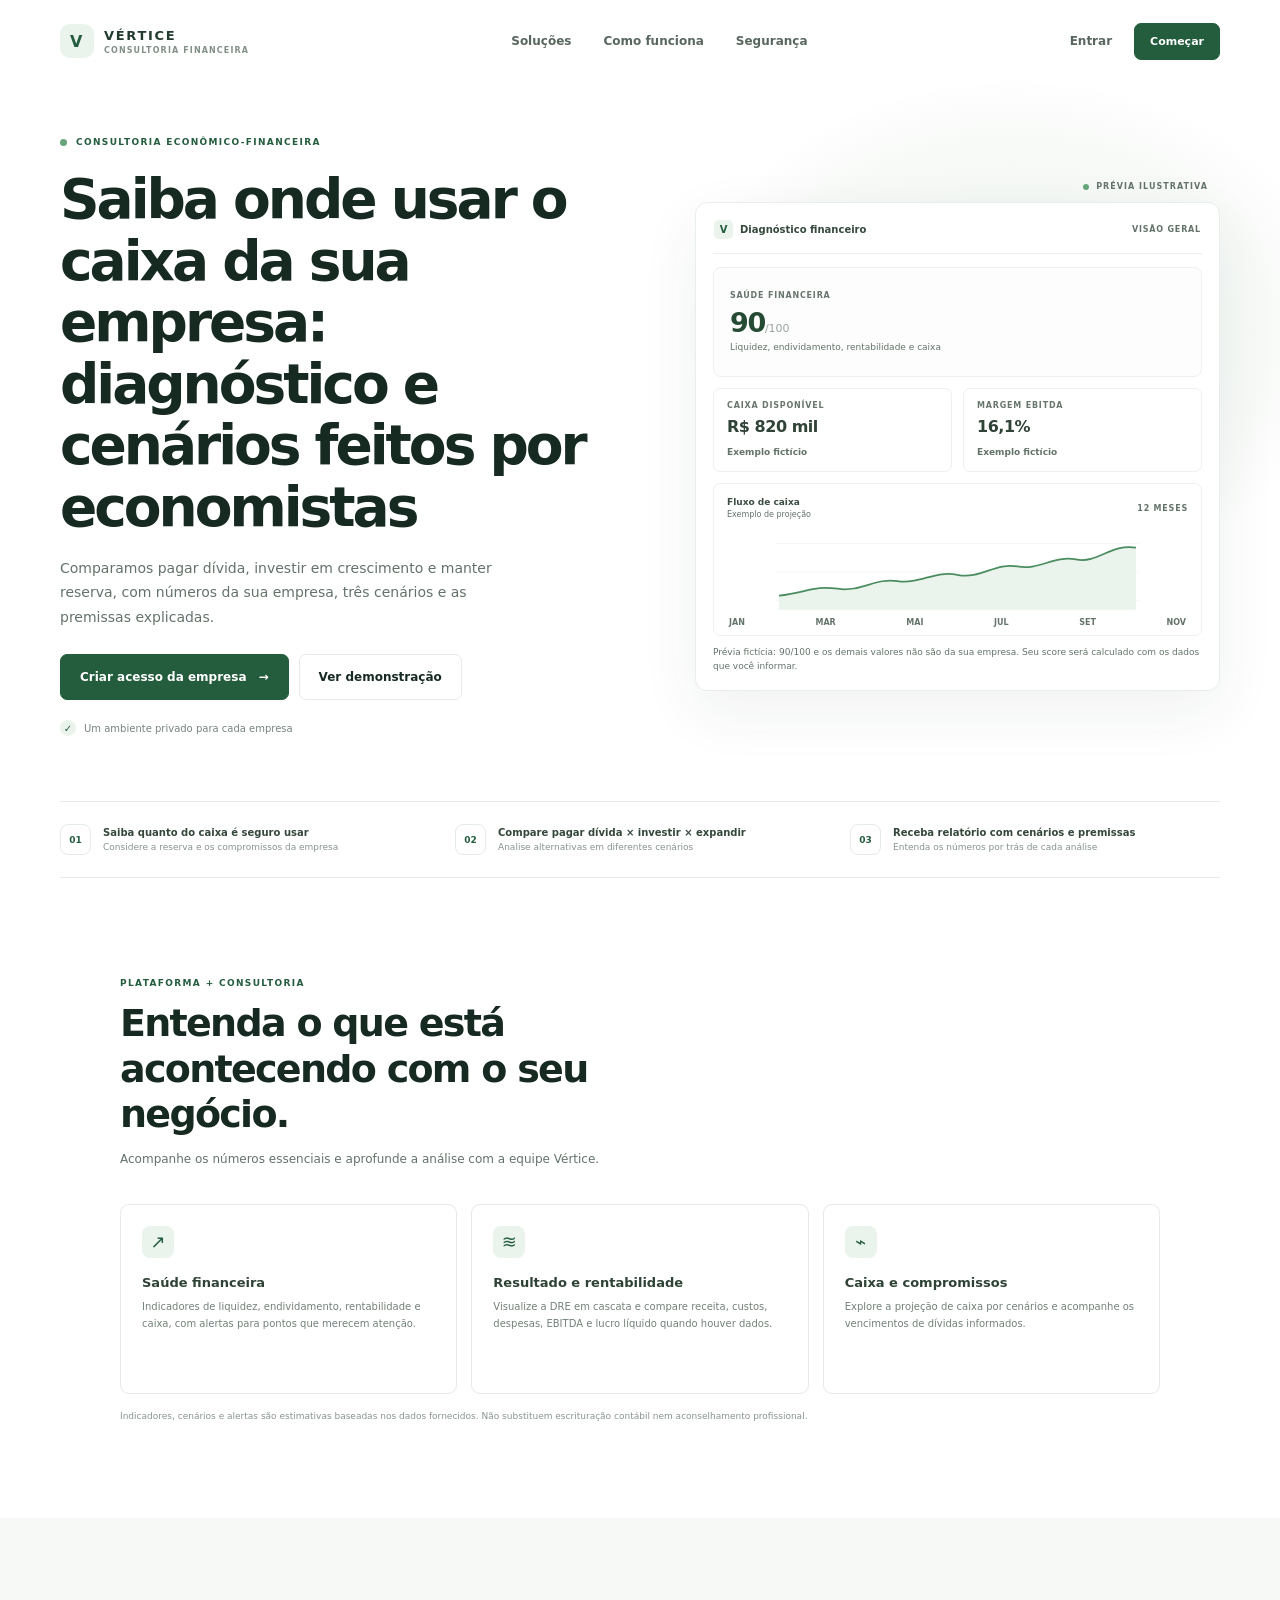
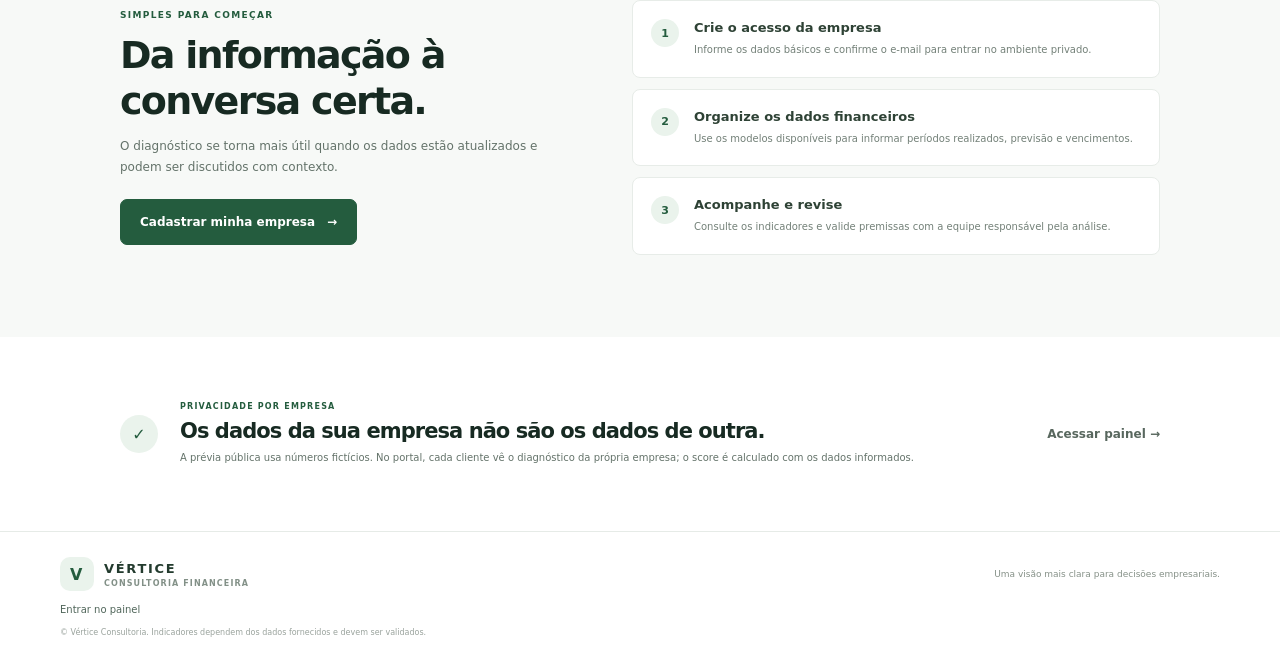
<file: index.html>
<!doctype html>
<html lang="pt-BR">
<head>
  <meta charset="UTF-8">
  <meta name="viewport" content="width=device-width, initial-scale=1.0">
  <meta name="theme-color" content="#f5f7f6">
  <meta name="description" content="Organize os indicadores financeiros da sua empresa e acompanhe caixa, rentabilidade e endividamento em um só lugar.">
  <title>Vértice — Saiba onde usar o caixa da sua empresa</title>
  <link rel="stylesheet" href="css/landing.css">
</head>
<body>
  <header class="site-header">
    <a class="site-brand" href="./" aria-label="Vértice, página inicial">
      <span class="brand-mark" aria-hidden="true">V</span>
      <span>VÉRTICE <small>CONSULTORIA FINANCEIRA</small></span>
    </a>
    <nav class="site-nav" aria-label="Navegação principal">
      <a href="#solucoes">Soluções</a>
      <a href="#como-funciona">Como funciona</a>
      <a href="#seguranca">Segurança</a>
    </nav>
    <div class="header-actions">
      <a class="text-link" href="app.html">Entrar</a>
      <a class="button button-small" href="app.html?cadastro=1">Começar</a>
    </div>
  </header>

  <main>
    <section class="hero">
      <div class="hero-copy">
        <div class="eyebrow"><span></span> CONSULTORIA ECONÔMICO-FINANCEIRA</div>
        <h1>Saiba onde usar o caixa da sua empresa: diagnóstico e cenários feitos por economistas</h1>
        <p class="hero-description">Comparamos pagar dívida, investir em crescimento e manter reserva, com números da sua empresa, três cenários e as premissas explicadas.</p>
        <div class="hero-actions">
          <a class="button" href="app.html?cadastro=1">Criar acesso da empresa <span aria-hidden="true">→</span></a>
          <a class="button button-secondary" href="#demonstracao">Ver demonstração</a>
        </div>
        <div class="hero-assurance"><span aria-hidden="true">✓</span> Um ambiente privado para cada empresa</div>
      </div>
      <div class="preview-wrap" id="demonstracao" aria-label="Prévia ilustrativa do diagnóstico financeiro">
        <div class="preview-label"><span></span> PRÉVIA ILUSTRATIVA</div>
        <div class="preview-window">
          <div class="preview-topbar"><div class="preview-brand"><span>V</span> Diagnóstico financeiro</div><div class="preview-period">VISÃO GERAL</div></div>
          <div class="preview-score-card">
            <div><small>SAÚDE FINANCEIRA</small><strong>90<span>/100</span></strong><p>Liquidez, endividamento, rentabilidade e caixa</p></div>
          </div>
          <div class="preview-metrics">
            <div><small>CAIXA DISPONÍVEL</small><strong>R$ 820 mil</strong><span>Exemplo fictício</span></div>
            <div><small>MARGEM EBITDA</small><strong>16,1%</strong><span>Exemplo fictício</span></div>
          </div>
          <div class="preview-chart">
            <div class="preview-chart-heading"><div><strong>Fluxo de caixa</strong><small>Exemplo de projeção</small></div><span>12 MESES</span></div>
            <svg viewBox="0 0 520 132" role="img" aria-label="Ilustração de fluxo de caixa crescente">
              <line x1="0" y1="25" x2="520" y2="25"></line><line x1="0" y1="66" x2="520" y2="66"></line><line x1="0" y1="107" x2="520" y2="107"></line>
              <path d="M4 100 C45 95 54 85 88 90 S142 74 174 79 S228 63 260 70 S315 52 346 58 S398 42 430 48 S480 25 516 31 L516 120 L4 120Z"></path>
              <path class="chart-line" d="M4 100 C45 95 54 85 88 90 S142 74 174 79 S228 63 260 70 S315 52 346 58 S398 42 430 48 S480 25 516 31"></path>
            </svg>
            <div class="chart-months"><span>JAN</span><span>MAR</span><span>MAI</span><span>JUL</span><span>SET</span><span>NOV</span></div>
          </div>
          <div class="preview-foot">Prévia fictícia: 90/100 e os demais valores não são da sua empresa. Seu score será calculado com os dados que você informar.</div>
        </div>
      </div>
    </section>

    <section class="trust-strip" id="seguranca">
      <div><span class="trust-icon">01</span><p><strong>Saiba quanto do caixa é seguro usar</strong><small>Considere a reserva e os compromissos da empresa</small></p></div>
      <div><span class="trust-icon">02</span><p><strong>Compare pagar dívida × investir × expandir</strong><small>Analise alternativas em diferentes cenários</small></p></div>
      <div><span class="trust-icon">03</span><p><strong>Receba relatório com cenários e premissas</strong><small>Entenda os números por trás de cada análise</small></p></div>
    </section>

    <section class="solutions section-container" id="solucoes">
      <div class="section-heading">
        <div class="eyebrow">PLATAFORMA + CONSULTORIA</div>
        <h2>Entenda o que está acontecendo com o seu negócio.</h2>
        <p>Acompanhe os números essenciais e aprofunde a análise com a equipe Vértice.</p>
      </div>
      <div class="solution-grid">
        <article class="solution-card">
          <div class="solution-icon">↗</div>
          <h3>Saúde financeira</h3>
          <p>Indicadores de liquidez, endividamento, rentabilidade e caixa, com alertas para pontos que merecem atenção.</p>
        </article>
        <article class="solution-card">
          <div class="solution-icon">≋</div>
          <h3>Resultado e rentabilidade</h3>
          <p>Visualize a DRE em cascata e compare receita, custos, despesas, EBITDA e lucro líquido quando houver dados.</p>
        </article>
        <article class="solution-card">
          <div class="solution-icon">⌁</div>
          <h3>Caixa e compromissos</h3>
          <p>Explore a projeção de caixa por cenários e acompanhe os vencimentos de dívidas informados.</p>
        </article>
      </div>
      <p class="section-disclaimer">Indicadores, cenários e alertas são estimativas baseadas nos dados fornecidos. Não substituem escrituração contábil nem aconselhamento profissional.</p>
    </section>

    <section class="process-section" id="como-funciona">
      <div class="section-container process-layout">
        <div class="section-heading">
          <div class="eyebrow">SIMPLES PARA COMEÇAR</div>
          <h2>Da informação à conversa certa.</h2>
          <p>O diagnóstico se torna mais útil quando os dados estão atualizados e podem ser discutidos com contexto.</p>
          <a class="button" href="app.html?cadastro=1">Cadastrar minha empresa <span aria-hidden="true">→</span></a>
        </div>
        <div class="process-list">
          <article><span>1</span><div><h3>Crie o acesso da empresa</h3><p>Informe os dados básicos e confirme o e-mail para entrar no ambiente privado.</p></div></article>
          <article><span>2</span><div><h3>Organize os dados financeiros</h3><p>Use os modelos disponíveis para informar períodos realizados, previsão e vencimentos.</p></div></article>
          <article><span>3</span><div><h3>Acompanhe e revise</h3><p>Consulte os indicadores e valide premissas com a equipe responsável pela análise.</p></div></article>
        </div>
      </div>
    </section>

    <section class="privacy-section section-container">
      <div class="privacy-mark" aria-hidden="true">✓</div>
      <div><div class="eyebrow">PRIVACIDADE POR EMPRESA</div><h2>Os dados da sua empresa não são os dados de outra.</h2><p>A prévia pública usa números fictícios. No portal, cada cliente vê o diagnóstico da própria empresa; o score é calculado com os dados informados.</p></div>
      <a class="text-link" href="app.html">Acessar painel <span aria-hidden="true">→</span></a>
    </section>
  </main>

  <footer class="site-footer">
    <a class="site-brand" href="./"><span class="brand-mark" aria-hidden="true">V</span><span>VÉRTICE <small>CONSULTORIA FINANCEIRA</small></span></a>
    <p>Uma visão mais clara para decisões empresariais.</p>
    <a href="app.html">Entrar no painel</a>
    <small>© Vértice Consultoria. Indicadores dependem dos dados fornecidos e devem ser validados.</small>
  </footer>

  <script>
    const callbackSearch = new URLSearchParams(window.location.search);
    const callbackHash = new URLSearchParams(window.location.hash.slice(1));
    const authCallback = callbackSearch.has("code")
      || callbackSearch.has("error")
      || callbackSearch.has("error_code")
      || callbackHash.has("access_token")
      || callbackHash.has("error")
      || ["invite", "recovery", "signup"].includes(callbackSearch.get("type") || callbackHash.get("type"));
    if (authCallback) {
      const appUrl = new URL("app.html", window.location.href);
      appUrl.search = window.location.search;
      appUrl.hash = window.location.hash;
      window.location.replace(appUrl.href);
    }
  </script>
</body>
</html>
</file>
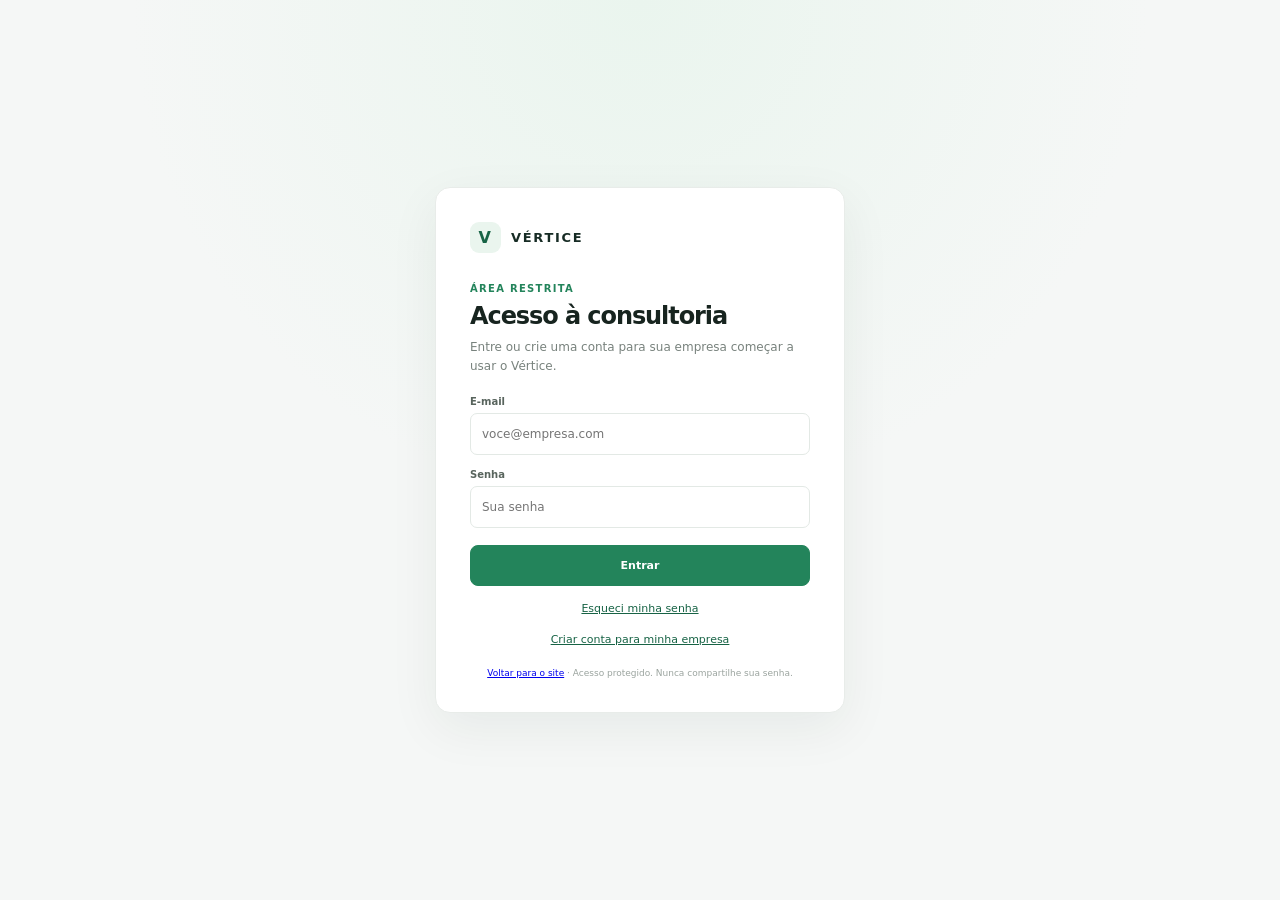
<file: app.html>
<!doctype html>
<html lang="pt-BR">
<head>
  <meta charset="UTF-8">
  <meta name="viewport" content="width=device-width, initial-scale=1.0">
  <meta name="theme-color" content="#f5f7f6">
  <meta name="description" content="Acesse seu diagnóstico financeiro empresarial com segurança.">
  <title>Vértice — Portal da empresa</title>
  <link rel="stylesheet" href="css/style.css">
</head>
<body>
  <section class="auth-screen" id="auth-screen">
    <div class="auth-card">
      <div class="auth-brand"><span class="auth-mark">V</span><span>VÉRTICE</span></div>
      <div class="eyebrow">ÁREA RESTRITA</div>
      <h1>Acesso à consultoria</h1>
      <p class="auth-description">Entre ou crie uma conta para sua empresa começar a usar o Vértice.</p>
      <div class="auth-message" id="auth-message" role="alert" hidden></div>
      <form class="auth-form" id="login-form">
        <div class="form-field"><label for="login-email">E-mail</label><input id="login-email" type="email" autocomplete="username" required placeholder="voce@empresa.com"></div>
        <div class="form-field"><label for="login-password">Senha</label><input id="login-password" type="password" autocomplete="current-password" required placeholder="Sua senha"></div>
        <button class="btn btn-primary" id="login-button" type="submit">Entrar</button>
        <button class="auth-link" id="forgot-password" type="button">Esqueci minha senha</button>
        <button class="auth-link" id="show-signup" type="button">Criar conta para minha empresa</button>
      </form>
      <form class="auth-form" id="signup-form" hidden>
        <div class="form-field"><label for="signup-company-name">Nome da empresa</label><input id="signup-company-name" type="text" autocomplete="organization" minlength="2" maxlength="150" required placeholder="Ex.: Empresa Exemplo Ltda."></div>
        <div class="form-field"><label for="signup-company-sector">Setor de atuação</label><select id="signup-company-sector" required><option value="" selected disabled>Selecione o setor</option><option>Comércio</option><option>Indústria</option><option>Serviços</option><option>Tecnologia</option><option>Saúde</option><option>Logística</option><option>Outro</option></select></div>
        <div class="form-field"><label for="signup-email">E-mail</label><input id="signup-email" type="email" autocomplete="email" required placeholder="voce@empresa.com"></div>
        <div class="form-field"><label for="signup-password">Criar senha</label><input id="signup-password" type="password" autocomplete="new-password" minlength="12" required placeholder="Mínimo de 12 caracteres"></div>
        <div class="form-field"><label for="signup-password-confirm">Confirmar senha</label><input id="signup-password-confirm" type="password" autocomplete="new-password" minlength="12" required placeholder="Repita a senha"></div>
        <button class="btn btn-primary" id="signup-button" type="submit">Criar conta</button>
        <button class="auth-link" id="show-login" type="button">Já tenho uma conta</button>
      </form>
      <form class="auth-form" id="password-setup-form" hidden>
        <div class="form-field"><label for="new-password">Criar senha</label><input id="new-password" type="password" autocomplete="new-password" minlength="12" required placeholder="Mínimo de 12 caracteres"></div>
        <div class="form-field"><label for="confirm-password">Confirmar senha</label><input id="confirm-password" type="password" autocomplete="new-password" minlength="12" required placeholder="Repita a senha"></div>
        <button class="btn btn-primary" type="submit">Salvar senha e entrar</button>
      </form>
      <p class="auth-foot"><a href="./">Voltar para o site</a> · Acesso protegido. Nunca compartilhe sua senha.</p>
    </div>
  </section>
  <div class="app" id="app-shell" hidden>
    <aside class="sidebar">
      <div class="brand">
        <div class="brand-mark" aria-hidden="true">
          <svg width="20" height="20" viewBox="0 0 24 24" fill="none"><path d="M4 17.5 10 5l3.3 7 2.1-4.2L20 17.5H4Z" stroke="currentColor" stroke-width="1.7" stroke-linejoin="round"/><path d="M7.2 14h9.5" stroke="currentColor" stroke-width="1.7" stroke-linecap="round"/></svg>
        </div>
        <div><div class="brand-name">VÉRTICE</div><div class="brand-sub">CONSULTORIA ECONÔMICO-FINANCEIRA</div></div>
      </div>
      <p class="nav-label">Workspace</p>
      <nav class="nav" aria-label="Navegação principal">
        <button class="active" data-page="dashboard" aria-current="page"><svg viewBox="0 0 24 24" fill="none" stroke="currentColor" stroke-width="1.7"><rect x="3.5" y="3.5" width="7" height="7" rx="1.5"/><rect x="13.5" y="3.5" width="7" height="4" rx="1.5"/><rect x="13.5" y="11.5" width="7" height="9" rx="1.5"/><rect x="3.5" y="13.5" width="7" height="7" rx="1.5"/></svg>Visão geral</button>
        <button data-page="admin-accounts"><svg viewBox="0 0 24 24" fill="none" stroke="currentColor" stroke-width="1.7"><circle cx="9" cy="8" r="3.2"/><path d="M3.5 19v-1.2A4.8 4.8 0 0 1 8.3 13h1.4a4.8 4.8 0 0 1 4.8 4.8V19M16 5.2a3.2 3.2 0 0 1 0 6.2M17 13.2a4.8 4.8 0 0 1 3.5 4.6V19"/></svg>Contas</button>
        <button data-page="companies"><svg viewBox="0 0 24 24" fill="none" stroke="currentColor" stroke-width="1.7"><path d="M4 20V6.5L12 3l8 3.5V20H4Z"/><path d="M8 9h1M15 9h1M8 13h1M15 13h1M10 20v-3h4v3"/></svg>Empresas<span class="nav-count">5</span></button>
        <button data-page="financial-analysis"><svg viewBox="0 0 24 24" fill="none" stroke="currentColor" stroke-width="1.7"><path d="M4 19.5h16M6.5 16v-4M12 16V6M17.5 16v-7"/><path d="m5 9 4-3 3 2 6-5"/></svg>Diagnóstico financeiro</button>
        <button data-page="accounting"><svg viewBox="0 0 24 24" fill="none" stroke="currentColor" stroke-width="1.7"><path d="M6 3.5h12a2 2 0 0 1 2 2v15H4v-15a2 2 0 0 1 2-2Z"/><path d="M8 8h8M8 12h2M14 12h2M8 16h2M14 16h2"/></svg>Balanço patrimonial</button>
        <button data-page="investments"><svg viewBox="0 0 24 24" fill="none" stroke="currentColor" stroke-width="1.7"><path d="M4 19.5h16M6.5 16V9.5M12 16V4.5M17.5 16v-4"/><path d="m5 7 4-3 4 2 6-4"/></svg>Investimentos</button>
        <button data-page="economy"><svg viewBox="0 0 24 24" fill="none" stroke="currentColor" stroke-width="1.7"><circle cx="12" cy="12" r="9"/><path d="M15.5 8.5c-.7-.8-1.8-1.2-3.1-1.2-1.6 0-2.7.7-2.7 1.8 0 3 6.5 1.2 6.5 4.7 0 1.4-1.4 2.5-3.5 2.5-1.5 0-2.8-.5-3.7-1.5M12 5.5v13"/></svg>Economia</button>
        <button data-page="reports"><svg viewBox="0 0 24 24" fill="none" stroke="currentColor" stroke-width="1.7"><path d="M6 3.5h8l4.5 4.7v12.3H6a2 2 0 0 1-2-2v-13a2 2 0 0 1 2-2Z"/><path d="M14 3.5v5h4.5M8 13h8M8 16.5h6"/></svg>Relatórios</button>
      </nav>
      <div class="sidebar-bottom">
        <div class="upgrade"><div class="upgrade-title">Dados financeiros</div><p>Organize ativos, passivos e patrimônio líquido no balanço da empresa.</p><a href="#" data-page-link="accounting">Ver balanço patrimonial →</a></div>
        <div class="profile"><div class="avatar">VC</div><div><div class="profile-name" id="profile-name">Usuário</div><div class="profile-role" id="profile-role">Administrador</div></div></div>
      </div>
    </aside>

    <main class="main">
      <header class="topbar">
        <div class="crumb">Workspace <span aria-hidden="true">/</span> <strong id="crumb-current" style="color:#536158;font-weight:550">Visão geral</strong></div>
        <div class="top-actions">
          <label class="search"><svg viewBox="0 0 24 24" fill="none" stroke="currentColor" stroke-width="1.8"><circle cx="10.8" cy="10.8" r="6.8"/><path d="m16 16 4 4"/></svg><input id="global-search" type="search" placeholder="Buscar empresa..." aria-label="Buscar empresa"></label>
          <button class="icon-button" id="notification-button" aria-label="Notificações"><svg viewBox="0 0 24 24" fill="none" stroke="currentColor" stroke-width="1.7"><path d="M18 9a6 6 0 0 0-12 0c0 7-2.5 7-2.5 9h17C20.5 16 18 16 18 9ZM10 21h4"/></svg><span class="notification-dot" hidden></span></button>
          <button class="btn" id="sign-out" type="button">Sair</button>
        </div>
      </header>

      <div class="content">
        <section class="page-section visible" id="page-dashboard">
          <div class="page-heading">
            <div><div class="eyebrow">CONSULTORIA ECONÔMICO-FINANCEIRA</div><h1>Orla Café e Alimentos Ltda.</h1><div class="subheading">Diagnóstico financeiro, caixa, economia e investimentos.</div></div>
            <div class="heading-actions"><button class="btn" data-page-link="accounting">Ver balanço</button><button class="btn btn-primary" data-add-company><svg viewBox="0 0 24 24" fill="none" stroke="currentColor" stroke-width="2"><path d="M12 5v14M5 12h14"/></svg>Nova empresa</button></div>
          </div>
          <div class="demo-note"><svg viewBox="0 0 24 24" fill="none" stroke="currentColor" stroke-width="1.8"><circle cx="12" cy="12" r="9"/><path d="M12 11v5M12 8h.01"/></svg><span><strong>Dados fictícios para demonstração.</strong> Os números e cenários não representam uma empresa real. As oportunidades de investimento são hipóteses para análise profissional, não recomendações automáticas.</span></div>
          <article class="card overview-health-card">
            <div class="overview-health-heading"><div><div class="panel-title">Saúde financeira</div><div class="panel-caption">Score demonstrativo de 0 a 100, calculado pelos quatro pilares abaixo.</div></div><div class="overview-health-score"><strong id="overview-health-score">—</strong><span>/100</span><small id="overview-health-caption">Aguardando dados</small></div></div>
            <div class="health-pillars overview-health-pillars" id="overview-health-pillars"></div>
          </article>
          <div class="stats">
            <article class="card stat-card"><div class="stat-top"><span class="stat-label">Caixa disponível</span><span class="stat-icon"><svg viewBox="0 0 24 24" fill="none" stroke="currentColor" stroke-width="1.8"><rect x="3.5" y="6" width="17" height="14" rx="2"/><path d="M7 6V4h10v2M3.5 11h17M15 14h2"/></svg></span></div><div class="stat-value" id="overview-cash-value">—</div><div class="stat-foot" id="overview-cash-note">Saldo em bancos (demo)</div></article>
            <article class="card stat-card"><div class="stat-top"><span class="stat-label">Faturamento mensal</span><span class="stat-icon"><svg viewBox="0 0 24 24" fill="none" stroke="currentColor" stroke-width="1.8"><path d="M4 19.5h16M6.5 16V9.5M12 16V4.5M17.5 16v-4"/></svg></span></div><div class="stat-value" id="overview-revenue-value">—</div><div class="stat-foot"><span id="overview-revenue-change" class="positive">—</span><span>vs. mês anterior (demo)</span></div></article>
            <article class="card stat-card"><div class="stat-top"><span class="stat-label">Margem EBITDA</span><span class="stat-icon"><svg viewBox="0 0 24 24" fill="none" stroke="currentColor" stroke-width="1.8"><path d="m4 16 5-5 3.5 3.5L20 7M14.5 7H20v5.5"/></svg></span></div><div class="stat-value" id="overview-margin-value">—</div><div class="stat-foot" id="overview-margin-note">Benchmark demonstrativo de 12%</div></article>
            <article class="card stat-card"><div class="stat-top"><span class="stat-label">Passivo total</span><span class="stat-icon" style="background:#fbf2e5;color:#b48036"><svg viewBox="0 0 24 24" fill="none" stroke="currentColor" stroke-width="1.8"><circle cx="12" cy="12" r="9"/><path d="M8 9h8M8 12h8M8 15h8"/></svg></span></div><div class="stat-value" id="overview-liabilities-value">—</div><div class="stat-foot" id="overview-liabilities-note">—</div></article>
          </div>
          <div class="middle-grid">
            <article class="card panel">
              <div class="panel-heading"><div><div class="panel-title">Evolução do caixa</div><div class="panel-caption">Saldo mensal consolidado (ilustrativo)</div></div><div class="range-tabs" aria-label="Período do gráfico"><button data-range="1M">1M</button><button data-range="3M">3M</button><button data-range="6M">6M</button><button class="selected" data-range="1A">1A</button><button data-range="Tudo">Tudo</button></div></div>
              <div class="chart-summary"><span class="chart-value" id="overview-chart-value">—</span><span class="chart-change" id="overview-chart-change">—</span></div>
              <div class="chart-wrap"><svg id="overview-cash-chart" viewBox="0 0 700 180" preserveAspectRatio="none" role="img" aria-label="Evolução demonstrativa do saldo mensal de caixa"></svg><div class="empty-state" id="overview-cash-empty" hidden>Sem períodos mensais suficientes para desenhar o gráfico.</div></div>
            </article>
          </div>
          <div class="balance-grid">
            <article class="card panel">
              <div class="panel-heading"><div><div class="panel-title">Composição do ativo</div><div class="panel-caption">Ativo circulante + não circulante = ativo total.</div></div><button class="view-all" data-page-link="accounting">Abrir balanço →</button></div>
              <div class="allocation-body"><div class="donut asset-donut"><div class="donut-center"><strong id="overview-assets-total">—</strong><span>ativo total</span></div></div><div class="legend"><div class="legend-item"><span class="legend-dot" style="background:#286d4b"></span><span class="legend-name">Ativo circulante</span><span class="legend-value" id="overview-current-assets">—</span></div><div class="legend-item"><span class="legend-dot" style="background:#7fb696"></span><span class="legend-name">Ativo não circulante</span><span class="legend-value" id="overview-noncurrent-assets">—</span></div></div></div>
            </article>
            <article class="card panel">
              <div class="panel-heading"><div><div class="panel-title">Estrutura de capital</div><div class="panel-caption">Passivo total + patrimônio líquido = total financiado.</div></div><button class="view-all" data-page-link="accounting">Abrir balanço →</button></div>
              <div class="allocation-body"><div class="donut capital-donut"><div class="donut-center"><strong id="overview-capital-total">—</strong><span>passivo + PL</span></div></div><div class="legend"><div class="legend-item"><span class="legend-dot" style="background:#d7ba82"></span><span class="legend-name">Passivo total</span><span class="legend-value" id="overview-capital-liabilities">—</span></div><div class="legend-item"><span class="legend-dot" style="background:#d9e7dc"></span><span class="legend-name">Patrimônio líquido</span><span class="legend-value" id="overview-capital-equity">—</span></div></div></div>
            </article>
          </div>
          <div class="bottom-grid">
            <article class="card clients-panel">
              <div class="panel-heading"><div><div class="panel-title">Empresas acompanhadas</div><div class="panel-caption">Visão resumida dos negócios no workspace</div></div><button class="view-all" data-page-link="companies">Ver todas →</button></div>
              <table class="client-table"><thead><tr><th>EMPRESA</th><th>FATURAMENTO</th><th>EBITDA</th><th>MARGEM EBITDA</th><th>STATUS</th></tr></thead><tbody id="company-rows"></tbody></table>
            </article>
            <article class="card panel">
              <div class="panel-heading"><div><div class="panel-title">Pontos para análise</div><div class="panel-caption">Hipóteses iniciais para discussão</div></div></div>
              <div class="recommendations" id="dashboard-insights" aria-live="polite"></div>
            </article>
          </div>
        </section>

        <section class="page-section" id="page-companies">
          <div class="page-heading"><div><div class="eyebrow">Carteira de consultoria</div><h1>Empresas</h1><div class="subheading">Cadastros e visão inicial dos negócios atendidos.</div></div><button class="btn btn-primary" data-add-company><svg viewBox="0 0 24 24" fill="none" stroke="currentColor" stroke-width="2"><path d="M12 5v14M5 12h14"/></svg>Nova empresa</button></div>
          <div class="demo-note"><svg viewBox="0 0 24 24" fill="none" stroke="currentColor" stroke-width="1.8"><circle cx="12" cy="12" r="9"/><path d="M12 11v5M12 8h.01"/></svg><span>Empresas demonstrativas; os novos cadastros são salvos no Supabase.</span></div>
          <article class="card clients-panel"><div class="panel-heading"><div><div class="panel-title">Negócios acompanhados</div><div class="panel-caption"><span id="company-count">5</span> resultados</div></div><button class="btn" data-export>Exportar lista</button></div><table class="client-table"><thead><tr><th>EMPRESA</th><th>SETOR</th><th>FATURAMENTO MENSAL</th><th>EBITDA</th><th>MARGEM EBITDA</th><th>STATUS</th></tr></thead><tbody id="all-company-rows"></tbody></table></article>
        </section>

        <section class="page-section" id="page-admin-accounts">
          <div class="page-heading"><div><div class="eyebrow">Administração</div><h1>Contas de clientes</h1><div class="subheading">Consulte as empresas cadastradas e o status de confirmação do e-mail.</div></div></div>
          <div class="demo-note"><span>Consulta somente. O acesso do cliente é liberado após confirmar o e-mail; esta área não altera nem bloqueia contas.</span></div>
          <article class="card clients-panel">
            <div class="panel-heading"><div><div class="panel-title">Clientes cadastrados</div><div class="panel-caption"><span id="admin-account-count">0</span> resultados</div></div><button class="btn" id="refresh-admin-accounts" type="button">Atualizar lista</button></div>
            <div class="admin-account-controls"><input class="admin-account-search" id="admin-account-search" type="search" placeholder="Buscar por empresa ou e-mail..." aria-label="Buscar contas de clientes"></div>
            <div class="admin-account-table-wrap"><table class="client-table admin-account-table"><thead><tr><th>EMPRESA</th><th>E-MAIL DA CONTA</th><th>SETOR</th><th>CONFIRMAÇÃO</th><th>CADASTRO</th></tr></thead><tbody id="admin-account-rows"></tbody></table></div>
          </article>
        </section>

        <section class="page-section" id="page-accounting">
          <div class="page-heading"><div><div class="eyebrow">Fechamento demonstrativo · Outubro 2026</div><h1>Balanço patrimonial</h1><div class="subheading">Base organizada para entender ativos, passivos, resultado e caixa.</div></div><button class="btn" data-toast="A integração para importar balancetes e extratos fará parte das próximas etapas.">Importar balancete</button></div>
          <div class="demo-note"><svg viewBox="0 0 24 24" fill="none" stroke="currentColor" stroke-width="1.8"><circle cx="12" cy="12" r="9"/><path d="M12 11v5M12 8h.01"/></svg><span>Demonstrativo fictício e simplificado. A escrituração e o balanço oficiais precisam ser preparados e revisados por profissionais habilitados com os documentos de origem.</span></div>
          <div class="accounting-columns">
            <article class="card panel"><div class="panel-heading"><div><div class="panel-title">Balanço Patrimonial (BP)</div><div class="panel-caption">Orla Café e Alimentos Ltda. · R$</div></div><span class="company-status">Ativo = Passivo + PL</span></div><table class="statement-table"><thead><tr><th>ATIVOS</th><th>VALOR</th></tr></thead><tbody><tr><td>Caixa e equivalentes</td><td>820.000</td></tr><tr><td>Contas a receber e estoques</td><td>1.580.000</td></tr><tr class="total"><td>Ativo circulante</td><td id="demo-current-assets" data-value="2400000">2.400.000</td></tr><tr><td>Imobilizado e outros ativos</td><td id="demo-noncurrent-assets" data-value="3600000">3.600.000</td></tr><tr class="total"><td>Ativo total</td><td id="demo-assets-total" data-value="6000000">6.000.000</td></tr></tbody></table><table class="statement-table"><thead><tr><th>PASSIVOS E PATRIMÔNIO LÍQUIDO</th><th>VALOR</th></tr></thead><tbody><tr><td>Passivo circulante</td><td id="demo-current-liabilities" data-value="1150000">1.150.000</td></tr><tr><td>Passivo não circulante</td><td id="demo-noncurrent-liabilities" data-value="1450000">1.450.000</td></tr><tr><td>Patrimônio líquido</td><td id="demo-equity" data-value="3400000">3.400.000</td></tr><tr class="total"><td>Total passivo + PL</td><td id="demo-capital-total" data-value="6000000">6.000.000</td></tr></tbody></table><div class="section-note">Estrutura resumida para demonstração; sem plano de contas ou lançamentos contábeis reais.</div></article>
            <article class="card panel"><div class="panel-heading"><div><div class="panel-title">DRE simplificada</div><div class="panel-caption">Acumulado demonstrativo · R$</div></div></div><table class="statement-table"><thead><tr><th>DEMONSTRAÇÃO DO RESULTADO</th><th>VALOR</th></tr></thead><tbody><tr><td>Receita líquida</td><td>8.400.000</td></tr><tr><td>(−) Custos</td><td>(4.700.000)</td></tr><tr class="total"><td>Lucro bruto</td><td>3.700.000</td></tr><tr><td>(−) Despesas operacionais</td><td>(2.350.000)</td></tr><tr class="total"><td>EBITDA</td><td>1.350.000</td></tr><tr><td>(−) Depreciação e resultado financeiro</td><td>(430.000)</td></tr><tr><td>(−) Tributos estimados</td><td>(240.000)</td></tr><tr class="total"><td>Lucro líquido estimado</td><td>680.000</td></tr></tbody></table><div class="recommendations"><div class="recommendation"><span class="recommendation-number">i</span><div><strong>Liquidez corrente: 2,09</strong><p>Ativo circulante dividido pelo passivo circulante, com base nos números fictícios acima.</p></div></div><div class="recommendation"><span class="recommendation-number">i</span><div><strong>Conferência necessária</strong><p>Concilie saldos bancários, contas a pagar/receber, estoque, imobilizado e impostos.</p></div></div></div></article>
          </div>
        </section>

        <section class="page-section" id="page-investments">
          <div class="page-heading"><div><div class="eyebrow">Planejamento financeiro</div><h1>Investimentos da empresa</h1><div class="subheading">Simule alternativas para o caixa e para o crescimento do negócio.</div></div><button class="btn" data-toast="O cenário está pronto para ser revisado junto ao consultor.">Preparar cenário</button></div>
          <div class="demo-note"><svg viewBox="0 0 24 24" fill="none" stroke="currentColor" stroke-width="1.8"><circle cx="12" cy="12" r="9"/><path d="M12 11v5M12 8h.01"/></svg><span><strong>Simulação ilustrativa, não recomendação.</strong> Antes de investir, confirmar obrigações, capital de giro, dívidas, prazo, liquidez, tributação e objetivos da empresa com os responsáveis.</span></div>
          <div class="stats"><article class="card stat-card"><div class="stat-label">Caixa informado (demo)</div><div class="stat-value">R$ 820 mil</div><div class="stat-foot">Saldo bancário ilustrativo</div></article><article class="card stat-card"><div class="stat-label">Reserva operacional simulada</div><div class="stat-value">R$ 600 mil</div><div class="stat-foot">Hipótese de 3 meses de despesas essenciais</div></article><article class="card stat-card"><div class="stat-label">Excedente potencial a analisar</div><div class="stat-value">R$ 220 mil</div><div class="stat-foot">Somente após validar caixa e compromissos</div></article><article class="card stat-card"><div class="stat-label">Dívidas a revisar</div><div class="stat-value">R$ 2,6 mi</div><div class="stat-foot">Compare custo da dívida e retorno esperado</div></article><article class="card stat-card"><div class="stat-label">Dívida líquida / EBITDA (demo)</div><div class="stat-value">1,32x</div><div class="stat-foot">(R$ 2,6 mi − R$ 0,82 mi) ÷ R$ 1,35 mi</div></article></div>
          <article class="card panel"><div class="panel-heading"><div><div class="panel-title">Cenário de uso do excedente</div><div class="panel-caption">Alternativas para discussão com a gestão — não executar automaticamente</div></div><span class="company-status">Simulação · R$ 220 mil</span></div><div class="recommendations"><div class="recommendation"><span class="recommendation-number">1</span><div><strong>R$ 88 mil · Liquidez e proteção de caixa (40%)</strong><p>Avaliar alternativas de baixo risco e resgate compatível com o calendário de pagamentos e a política financeira da empresa.</p></div></div><div class="recommendation"><span class="recommendation-number">2</span><div><strong>R$ 77 mil · Equipamentos e eficiência (35%)</strong><p>Comparar retorno operacional, custo total, prazo de implantação e necessidade de financiamento do projeto.</p></div></div><div class="recommendation"><span class="recommendation-number">3</span><div><strong>R$ 55 mil · Tecnologia e vendas (25%)</strong><p>Estimar ganhos de produtividade e receita, com metas, responsáveis e acompanhamento do fluxo de caixa.</p></div></div></div><div class="section-note">Percentuais e valores são apenas um exemplo de cenário. A decisão final depende do diagnóstico completo, documentação, validação contábil e aprovação dos responsáveis pela empresa.</div></article>
        </section>

        <section class="page-section" id="page-economy">
          <div class="page-heading"><div><div class="eyebrow">Contexto externo</div><h1>Economia</h1><div class="subheading">Indicadores que podem afetar custos, crédito, preços e decisões da empresa.</div></div><button class="btn" data-toast="Na versão de produção, esta área deverá usar fontes oficiais e exibir a data de atualização.">Atualizar indicadores</button></div>
          <div class="demo-note"><svg viewBox="0 0 24 24" fill="none" stroke="currentColor" stroke-width="1.8"><circle cx="12" cy="12" r="9"/><path d="M12 11v5M12 8h.01"/></svg><span>Indicadores fictícios para demonstrar a tela. Não são cotações atuais nem dados conectados a fontes econômicas.</span></div>
          <div class="economic-grid"><article class="card economic-card"><span>Selic anual · exemplo</span><strong>14,75%</strong><small>Custo de oportunidade e crédito</small></article><article class="card economic-card"><span>IPCA 12 meses · exemplo</span><strong>4,8%</strong><small>Pressão sobre custos e preços</small></article><article class="card economic-card"><span>Dólar · exemplo</span><strong>R$ 5,40</strong><small>Impacto em itens importados</small></article><article class="card economic-card"><span>PIB · projeção ilustrativa</span><strong>2,1%</strong><small>Cenário de atividade econômica</small></article></div>
          <article class="card panel" style="margin-top:16px"><div class="panel-title">Como conectar o cenário ao negócio</div><div class="recommendations"><div class="recommendation"><span class="recommendation-number">1</span><div><strong>Mapear exposição</strong><p>Identificar custos indexados, insumos importados, contratos e dívidas pós-fixadas.</p></div></div><div class="recommendation"><span class="recommendation-number">2</span><div><strong>Simular cenários</strong><p>Testar efeitos em margem, capital de giro, capacidade de pagamento e orçamento.</p></div></div><div class="recommendation"><span class="recommendation-number">3</span><div><strong>Revisar periodicamente</strong><p>Registrar fonte, data e premissas dos indicadores usados em cada análise.</p></div></div></div></article>
        </section>

        <section class="page-section" id="page-reports">
          <div class="page-heading"><div><div class="eyebrow">Análises e acompanhamento</div><h1>Relatórios</h1><div class="subheading">Organize diagnósticos financeiros e materiais de reunião.</div></div></div>
          <div class="demo-note"><svg viewBox="0 0 24 24" fill="none" stroke="currentColor" stroke-width="1.8"><circle cx="12" cy="12" r="9"/><path d="M12 11v5M12 8h.01"/></svg><span>Relatórios demonstrativos. Para uso profissional, incluir origem, competência, responsável, validações e trilha de auditoria.</span></div>
          <div class="section-grid"><article class="card report-card"><div class="stat-icon"><svg viewBox="0 0 24 24" fill="none" stroke="currentColor" stroke-width="1.8"><path d="M6 3.5h8l4.5 4.7v12.3H6a2 2 0 0 1-2-2v-13a2 2 0 0 1 2-2Z"/><path d="M14 3.5v5h4.5M8 13h8M8 16.5h6"/></svg></div><h3>Cadastro de empresas</h3><p>Lista demonstrativa das empresas acompanhadas e dados básicos de faturamento.</p><button class="btn" data-export>Baixar CSV</button></article><article class="card report-card"><div class="stat-icon"><svg viewBox="0 0 24 24" fill="none" stroke="currentColor" stroke-width="1.8"><path d="M4 19.5h16M6.5 16V9.5M12 16V4.5M17.5 16v-4"/></svg></div><h3>Diagnóstico financeiro</h3><p>Consulte o balanço, a DRE simplificada e o cenário de investimentos demonstrativo.</p><button class="btn" data-page-link="accounting">Ver balanço</button></article></div>
        </section>
        <section class="page-section" id="page-client">
          <div class="page-heading"><div><div class="eyebrow">Área da empresa</div><h1>Minha empresa</h1><div class="subheading">Acompanhe o cadastro e os próximos passos da consultoria.</div></div><button class="btn btn-primary" data-page-link="financial-analysis">Abrir diagnóstico financeiro</button></div>
          <div class="demo-note"><span>Seu acesso é restrito à empresa vinculada. O score 90/100 da página inicial é uma prévia fictícia, não representa sua empresa. O diagnóstico calcula seu score com os dados financeiros informados.</span></div>
          <article class="card panel client-company-card">
            <div class="panel-heading"><div><div class="panel-title">Dados da empresa</div><div class="panel-caption">Informações cadastradas na criação da conta</div></div><span class="company-status" id="client-company-status">Carregando</span></div>
            <h2 class="client-company-name" id="client-company-name">Carregando...</h2>
            <p class="client-company-sector" id="client-company-sector"></p>
          </article>
          <article class="card panel client-next-steps">
            <div class="panel-title">Próximos passos</div>
            <p>Preencha os dados mensais e a previsão de caixa no diagnóstico financeiro; a consultoria poderá validar as informações em conjunto com você.</p>
          </article>
        </section>
        <section class="page-section" id="page-financial-analysis">
          <div class="page-heading financial-page-heading">
            <div><div class="eyebrow">Análise financeira</div><h1>Diagnóstico da empresa</h1><div class="subheading" id="financial-period-caption">Importe os dados mensais para calcular os indicadores.</div><span class="demo-mode-chip" id="financial-data-mode" hidden>Demonstração fictícia</span></div>
            <div class="heading-actions"><button class="btn" id="client-home-link" type="button" hidden>Minha empresa</button><button class="btn" id="refresh-financial-analysis" type="button">Atualizar análise</button></div>
          </div>
          <div class="demo-note"><span>PMR = contas a receber ÷ receita × dias do mês; PME = estoque ÷ CMV × dias; PMP = fornecedores ÷ compras × dias. O ciclo financeiro é PMR + PME − PMP e a necessidade de capital de giro é contas a receber + estoque − fornecedores. EBITDA é receita − CMV − despesas variáveis − despesas fixas. A dívida líquida/EBITDA usa os últimos 12 meses completos. A liquidez do score é simplificada (não inclui todos os passivos circulantes); cenários e benchmark são apenas ilustrativos. Valide os dados e critérios contábeis antes de usar.</span></div>
          <div class="financial-company-controls">
            <label class="form-field" id="financial-company-field" for="financial-company-select"><span>Empresa</span><select id="financial-company-select"></select></label>
          </div>
          <div class="financial-demo-notice" id="financial-demo-notice" role="status" hidden>Modo demonstração: valores fictícios da Orla, derivados dos números exibidos na Visão geral e na DRE. São gerados somente neste navegador, não são gravados no Supabase e os imports ficam desativados. Selecione outra empresa para carregar dados reais.</div>
          <div class="financial-alerts" id="financial-alerts" aria-live="polite"></div>
          <article class="card panel analysis-panel health-panel">
            <div class="panel-heading"><div><div class="panel-title">Saúde financeira</div><div class="panel-caption">Score indicativo de 0 a 100: média dos pilares disponíveis, com semáforo por indicador.</div></div></div>
            <div class="health-content">
              <div class="health-score"><strong id="health-score">—</strong><span>score</span><small id="health-score-caption">Aguardando dados da empresa</small></div>
              <div class="health-pillars" id="health-pillars"></div>
            </div>
          </article>
          <div class="stats analysis-stats">
            <article class="card stat-card"><div class="stat-label">PMR</div><div class="stat-value" id="metric-pmr">—</div><div class="stat-foot">Prazo médio de recebimento</div></article>
            <article class="card stat-card"><div class="stat-label">PME</div><div class="stat-value" id="metric-pme">—</div><div class="stat-foot">Prazo médio de estoque</div></article>
            <article class="card stat-card"><div class="stat-label">PMP</div><div class="stat-value" id="metric-pmp">—</div><div class="stat-foot">Prazo médio de pagamento</div></article>
            <article class="card stat-card"><div class="stat-label">Ciclo financeiro</div><div class="stat-value" id="metric-cash-cycle">—</div><div class="stat-foot">PMR + PME − PMP</div></article>
            <article class="card stat-card"><div class="stat-label">Necessidade de capital de giro</div><div class="stat-value" id="metric-working-capital">—</div><div class="stat-foot">Contas a receber + estoque − fornecedores</div></article>
            <article class="card stat-card"><div class="stat-label">Dívida líquida / EBITDA</div><div class="stat-value" id="metric-net-debt-ebitda">—</div><div class="stat-foot">Dívida líquida dividida pelo EBITDA LTM</div></article>
            <article class="card stat-card"><div class="stat-label">Ponto de equilíbrio mensal</div><div class="stat-value" id="metric-break-even">—</div><div class="stat-foot">Custos fixos ÷ margem de contribuição</div></article>
          </div>
          <article class="card panel analysis-panel">
            <div class="panel-heading"><div><div class="panel-title">DRE em cascata</div><div class="panel-caption">Receita, custos, despesas, EBITDA e lucro líquido estimado.</div></div><span class="company-status" id="ebitda-benchmark">Benchmark setorial fictício · EBITDA mediana 12%</span></div>
            <div class="waterfall-chart" id="dre-waterfall" role="img" aria-label="Gráfico em cascata da demonstração do resultado"></div>
            <div class="benchmark-note" id="dre-waterfall-note"></div>
            <div class="benchmark-note" id="benchmark-note">Benchmark fictício para demonstração; não representa dados setoriais validados.</div>
          </article>
          <article class="card panel analysis-panel">
            <div class="panel-heading"><div><div class="panel-title">DRE — análise horizontal e vertical</div><div class="panel-caption">Comparação mensal; custos e despesas aparecem como valores negativos.</div></div></div>
            <div class="analysis-table-wrap"><table class="statement-table analysis-table"><thead><tr><th>CONTA</th><th id="dre-current-period">MÊS ATUAL</th><th>% DA RECEITA</th><th>VARIAÇÃO VS. ANTERIOR</th></tr></thead><tbody id="dre-analysis-rows"></tbody></table></div>
          </article>
          <article class="card panel analysis-panel">
            <div class="panel-heading"><div><div class="panel-title">Fluxo de caixa projetado · 12 meses</div><div class="panel-caption">Cenários derivados da previsão base: otimista ±10% nas entradas/saídas e estresse inverso.</div></div></div>
            <div class="forecast-legend"><span><i class="base"></i>Base</span><span><i class="optimistic"></i>Otimista</span><span><i class="stress"></i>Estresse</span></div>
            <div class="forecast-chart" id="cash-forecast-chart" role="img" aria-label="Gráfico de cenários de caixa para os próximos 12 meses"></div>
            <div class="analysis-table-wrap"><table class="statement-table analysis-table"><thead><tr><th>MÊS</th><th>SALDO INICIAL</th><th>ENTRADAS</th><th>SAÍDAS</th><th>BASE</th><th>OTIMISTA</th><th>ESTRESSE</th></tr></thead><tbody id="cash-forecast-rows"></tbody></table></div>
          </article>
          <article class="card panel analysis-panel">
            <div class="panel-heading"><div><div class="panel-title">Vencimentos de dívidas · próximos 12 meses</div><div class="panel-caption">Parcelas informadas pela empresa; o saldo de dívida não permite inferir vencimentos.</div></div></div>
            <div class="debt-maturity-chart" id="debt-maturity-chart" role="img" aria-label="Cronograma mensal de vencimentos de dívidas"></div>
          </article>
          <div class="section-grid financial-import-grid">
            <article class="card panel">
              <div class="panel-title">Importar dados mensais</div>
              <p class="panel-caption">Uma linha por mês. Inclua receita, custos, saldos, dívida e caixa de fechamento. Depreciação, resultado financeiro e impostos são opcionais.</p>
              <div class="upload-actions"><button class="btn" id="download-financial-template" type="button">Baixar modelo CSV</button><label class="btn" for="financial-csv-file">Selecionar CSV</label><input id="financial-csv-file" type="file" accept=".csv,text/csv" hidden><button class="btn btn-primary" id="import-financial-csv" type="button" disabled>Importar dados</button></div>
              <p class="upload-file-name" id="financial-csv-name" aria-live="polite">Nenhum arquivo selecionado.</p>
              <p class="section-note">Use os cabeçalhos do modelo; valores numéricos podem usar vírgula decimal. Datas no formato AAAA-MM.</p>
            </article>
            <article class="card panel">
              <div class="panel-title">Importar previsão de caixa</div>
              <p class="panel-caption">Informe entradas e saídas previstas para até 12 meses após o último período realizado. É possível importar em períodos contínuos menores.</p>
              <div class="upload-actions"><button class="btn" id="download-forecast-template" type="button">Baixar modelo de previsão</button><label class="btn" for="forecast-csv-file">Selecionar CSV</label><input id="forecast-csv-file" type="file" accept=".csv,text/csv" hidden><button class="btn btn-primary" id="import-forecast-csv" type="button" disabled>Importar previsão</button></div>
              <p class="upload-file-name" id="forecast-csv-name" aria-live="polite">Nenhum arquivo selecionado.</p>
              <p class="section-note">O saldo inicial é o caixa do último mês realizado. Os cenários otimista e de estresse aplicam uma variação de 10% às entradas e saídas base; são simulações, não previsões garantidas.</p>
            </article>
            <article class="card panel">
              <div class="panel-title">Importar vencimentos de dívidas</div>
              <p class="panel-caption">Uma linha por mês com o total de principal que vence; os meses duplicados são somados.</p>
              <div class="upload-actions"><button class="btn" id="download-debt-template" type="button">Baixar modelo de vencimentos</button><label class="btn" for="debt-csv-file">Selecionar CSV</label><input id="debt-csv-file" type="file" accept=".csv,text/csv" hidden><button class="btn btn-primary" id="import-debt-csv" type="button" disabled>Importar vencimentos</button></div>
              <p class="upload-file-name" id="debt-csv-name" aria-live="polite">Nenhum arquivo selecionado.</p>
              <p class="section-note">Use datas AAAA-MM e informe vencimentos previstos, não o saldo total da dívida.</p>
            </article>
          </div>
        </section>
        <div class="disclaimer">Vértice é um protótipo demonstrativo. Dados reais exigem armazenamento seguro, validação contábil, consentimentos e revisão regulatória aplicável.</div>
      </div>
    </main>
  </div>

  <div class="toast" id="toast" role="status" aria-live="polite"></div>
  <div class="modal-backdrop" id="company-modal" role="dialog" aria-modal="true" aria-labelledby="modal-title">
    <div class="modal"><div class="modal-top"><div><h2 id="modal-title">Adicionar empresa</h2><div class="modal-subtitle">Cadastre uma empresa para iniciar o diagnóstico financeiro.</div></div><button class="close-modal" id="close-modal" aria-label="Fechar">×</button></div>
      <form id="company-form"><div class="form-grid"><div class="form-field"><label for="company-name-input">Razão social ou nome</label><input id="company-name-input" name="name" required autocomplete="organization" placeholder="Ex.: Empresa Exemplo Ltda."></div><div class="form-field"><label for="company-sector-input">Setor de atuação</label><select id="company-sector-input" name="sector"><option>Comércio</option><option>Indústria</option><option>Serviços</option><option>Tecnologia</option><option>Saúde</option><option>Logística</option><option>Outro</option></select></div><div class="form-field"><label for="company-revenue-input">Faturamento mensal aproximado (R$)</label><input id="company-revenue-input" name="revenue" type="number" min="0" step="1000" required placeholder="Ex.: 250000"></div></div><div class="form-actions"><button class="btn" type="button" id="cancel-modal">Cancelar</button><button class="btn btn-primary" type="submit">Adicionar empresa</button></div></form>
    </div>
  </div>

  <script type="module" src="js/app.js"></script>
</body>
</html>
</file>
<file: css/landing.css>
:root {
  color-scheme: light;
  --ink: #172a22;
  --muted: #64736a;
  --green: #245c3e;
  --green-dark: #19482f;
  --green-pale: #eaf3ec;
  --line: #e6ebe7;
  --canvas: #f7f9f7;
}

* { box-sizing: border-box; }
html { scroll-behavior: smooth; }
body { margin: 0; background: #fff; color: var(--ink); font-family: Inter, ui-sans-serif, system-ui, -apple-system, "Segoe UI", sans-serif; -webkit-font-smoothing: antialiased; }
a { color: inherit; text-decoration: none; }
.site-header { display: flex; width: min(1160px, calc(100% - 64px)); height: 82px; align-items: center; justify-content: space-between; margin: auto; }
.site-brand { display: inline-flex; align-items: center; gap: 10px; color: #233b2e; font-size: 13px; font-weight: 800; letter-spacing: .13em; }
.site-brand small { display: block; margin-top: 3px; color: #829087; font-size: 8px; font-weight: 650; letter-spacing: .14em; }
.brand-mark { display: grid; width: 34px; height: 34px; place-items: center; border-radius: 10px; background: var(--green-pale); color: var(--green); font-size: 16px; }
.site-nav, .header-actions { display: flex; align-items: center; gap: 32px; }
.site-nav a, .text-link { color: #58675e; font-size: 12px; font-weight: 550; }
.site-nav a:hover, .text-link:hover, .site-footer > a:hover { color: var(--green); }
.header-actions { gap: 22px; }
.button { display: inline-flex; min-height: 46px; align-items: center; justify-content: center; gap: 12px; padding: 0 19px; border: 1px solid var(--green); border-radius: 7px; background: var(--green); color: #fff; font-size: 12px; font-weight: 650; transition: background .15s, transform .15s; }
.button:hover { transform: translateY(-1px); background: var(--green-dark); }
.button-small { min-height: 37px; padding: 0 15px; font-size: 11px; }
.button-secondary { border-color: var(--line); background: white; color: var(--ink); }
.button-secondary:hover { background: var(--canvas); }
.hero { position: relative; display: grid; width: min(1160px, calc(100% - 64px)); min-height: 525px; grid-template-columns: 1fr 1fr; align-items: center; gap: 56px; padding: 55px 0 65px; margin: auto; }
.hero::before { position: absolute; z-index: -1; top: 0; right: -120px; width: 650px; height: 500px; border-radius: 50%; background: radial-gradient(ellipse, #edf5ef 0, #f8faf8 55%, transparent 73%); content: ""; }
.eyebrow { color: var(--green); font-size: 9px; font-weight: 750; letter-spacing: .15em; }
.hero .eyebrow { display: flex; align-items: center; gap: 9px; }
.hero .eyebrow span, .preview-label span { width: 7px; height: 7px; border-radius: 50%; background: #68a47b; }
h1, h2, h3, p { margin-top: 0; }
.hero h1 { max-width: 550px; margin: 22px 0 17px; font-size: clamp(38px, 4.3vw, 55px); font-weight: 570; letter-spacing: -.055em; line-height: 1.12; }
.hero-description { max-width: 470px; margin-bottom: 25px; color: var(--muted); font-size: 14px; line-height: 1.75; }
.hero-actions { display: flex; flex-wrap: wrap; gap: 10px; }
.hero-assurance { display: flex; align-items: center; gap: 8px; margin-top: 20px; color: #76847b; font-size: 10px; }
.hero-assurance span { display: grid; width: 16px; height: 16px; place-items: center; border-radius: 50%; background: var(--green-pale); color: var(--green); font-size: 10px; }
.preview-wrap { position: relative; width: 100%; max-width: 525px; justify-self: end; padding-top: 20px; }
.preview-label { position: absolute; top: 0; right: 12px; display: flex; align-items: center; gap: 7px; color: #64736a; font-size: 8px; font-weight: 700; letter-spacing: .13em; }
.preview-label span { width: 6px; height: 6px; }
.preview-window { overflow: hidden; padding: 17px; border: 1px solid #e8eee9; border-radius: 12px; background: #fff; box-shadow: 0 20px 60px #193b2612; }
.preview-topbar { display: flex; align-items: center; justify-content: space-between; padding: 0 1px 14px; border-bottom: 1px solid #edf0ed; }
.preview-brand { display: flex; align-items: center; gap: 7px; color: #36493d; font-size: 10px; font-weight: 700; }
.preview-brand span { display: grid; width: 19px; height: 19px; place-items: center; border-radius: 5px; background: var(--green-pale); color: var(--green); font-size: 10px; }
.preview-period, .preview-chart-heading > span { color: #64736a; font-size: 8px; font-weight: 700; letter-spacing: .1em; }
.preview-score-card { display: flex; min-height: 110px; align-items: center; justify-content: flex-start; padding: 14px 16px; margin-top: 13px; border: 1px solid #edf0ed; border-radius: 8px; background: #fcfdfc; }
.preview-score-card small, .preview-metrics small { display: block; color: #68766d; font-size: 8px; font-weight: 700; letter-spacing: .1em; }
.preview-score-card strong { display: block; margin-top: 7px; color: #264b35; font-size: 27px; letter-spacing: -.05em; }
.preview-score-card strong span { color: #9aa39d; font-size: 11px; font-weight: 500; letter-spacing: 0; }
.preview-score-card p { max-width: 290px; margin: 3px 0 0; color: #64736a; font-size: 9px; line-height: 1.45; }
.preview-metrics { display: grid; grid-template-columns: 1fr 1fr; gap: 11px; margin-top: 11px; }
.preview-metrics > div { padding: 12px 13px; border: 1px solid #edf0ed; border-radius: 7px; }
.preview-metrics strong { display: block; margin: 7px 0 4px; color: #304337; font-size: 16px; letter-spacing: -.03em; }
.preview-metrics span { color: #64736a; font-size: 9px; font-weight: 550; }
.preview-chart { padding: 13px 13px 8px; margin-top: 11px; border: 1px solid #edf0ed; border-radius: 7px; }
.preview-chart-heading { display: flex; align-items: center; justify-content: space-between; }
.preview-chart-heading strong { display: block; color: #3c4c42; font-size: 9px; }
.preview-chart-heading small { display: block; margin-top: 3px; color: #64736a; font-size: 8px; }
.preview-chart svg { display: block; width: 100%; height: 92px; margin-top: 7px; }
.preview-chart svg line { stroke: #edf1ed; stroke-width: 1; }
.preview-chart svg path:not(.chart-line) { fill: #eaf3ec; }
.preview-chart svg .chart-line { fill: none; stroke: #4a8d60; stroke-width: 2.5; }
.chart-months { display: flex; justify-content: space-between; padding: 0 2px; color: #64736a; font-size: 8px; font-weight: 600; }
.preview-foot { padding: 10px 0 0; color: #64736a; font-size: 9px; line-height: 1.5; }
.trust-strip { display: grid; width: min(1160px, calc(100% - 64px)); grid-template-columns: repeat(3, 1fr); gap: 25px; padding: 22px 0; margin: 0 auto; border-top: 1px solid var(--line); border-bottom: 1px solid var(--line); }
.trust-strip > div { display: flex; align-items: center; gap: 12px; }
.trust-icon { display: grid; width: 31px; height: 31px; place-items: center; border: 1px solid #e4ece5; border-radius: 8px; color: var(--green); font-size: 9px; font-weight: 700; }
.trust-strip p { margin: 0; }
.trust-strip strong, .trust-strip small { display: block; }
.trust-strip strong { color: #35473b; font-size: 10px; }
.trust-strip small { margin-top: 4px; color: #88948c; font-size: 9px; }
.section-container { width: min(1040px, calc(100% - 64px)); margin: auto; }
.solutions { padding-top: 100px; padding-bottom: 95px; }
.section-heading { max-width: 560px; }
.section-heading h2, .privacy-section h2 { margin: 13px 0 11px; font-size: clamp(28px, 3.2vw, 38px); font-weight: 570; letter-spacing: -.045em; line-height: 1.2; }
.section-heading > p, .privacy-section p { color: var(--muted); font-size: 12px; line-height: 1.75; }
.solution-grid { display: grid; grid-template-columns: repeat(3, 1fr); gap: 14px; margin-top: 34px; }
.solution-card { min-height: 190px; padding: 21px; border: 1px solid var(--line); border-radius: 9px; background: #fff; }
.solution-icon { display: grid; width: 32px; height: 32px; place-items: center; border-radius: 8px; background: var(--green-pale); color: var(--green); font-size: 18px; }
.solution-card h3, .process-list h3 { margin: 17px 0 8px; color: #2e4235; font-size: 13px; font-weight: 650; }
.solution-card p, .process-list p { margin: 0; color: #738078; font-size: 10px; line-height: 1.75; }
.section-disclaimer { margin: 15px 0 0; color: #8a958e; font-size: 9px; line-height: 1.6; }
.process-section { padding: 82px 0; background: var(--canvas); }
.process-layout { display: grid; grid-template-columns: .9fr 1.1fr; align-items: center; gap: 80px; }
.process-layout .section-heading > p { margin-bottom: 21px; }
.process-list { display: grid; gap: 11px; }
.process-list article { display: flex; gap: 15px; padding: 18px; border: 1px solid #e7ece8; border-radius: 8px; background: #fff; }
.process-list article > span { display: grid; flex: 0 0 28px; width: 28px; height: 28px; place-items: center; border-radius: 50%; background: var(--green-pale); color: var(--green); font-size: 11px; font-weight: 700; }
.process-list h3 { margin: 1px 0 6px; }
.privacy-section { display: grid; grid-template-columns: 40px 1fr auto; align-items: center; gap: 20px; padding-top: 65px; padding-bottom: 65px; }
.privacy-mark { display: grid; width: 38px; height: 38px; place-items: center; border-radius: 50%; background: var(--green-pale); color: var(--green); font-size: 16px; }
.privacy-section .eyebrow { font-size: 8px; }
.privacy-section h2 { margin: 8px 0 5px; font-size: 21px; }
.privacy-section p { margin: 0; font-size: 10px; }
.privacy-section > a { white-space: nowrap; }
.site-footer { display: grid; grid-template-columns: 1fr auto; align-items: center; gap: 13px; padding: 25px max(32px, calc((100% - 1160px) / 2)); border-top: 1px solid var(--line); }
.site-footer p { margin: 0; color: #869188; font-size: 9px; }
.site-footer > a:not(.site-brand) { color: #50665a; font-size: 10px; }
.site-footer > small { grid-column: 1 / -1; color: #9aa39d; font-size: 8px; }

@media (max-width: 800px) {
  .site-header, .hero, .trust-strip { width: min(100% - 40px, 600px); }
  .site-nav { display: none; }
  .hero { grid-template-columns: 1fr; gap: 35px; padding-top: 48px; }
  .hero-copy { max-width: 590px; }
  .preview-wrap { max-width: 550px; justify-self: center; }
  .trust-strip { gap: 14px; }
  .trust-strip > div { align-items: flex-start; gap: 8px; }
  .trust-strip small { line-height: 1.4; }
  .process-layout { grid-template-columns: 1fr; gap: 32px; }
}
@media (max-width: 1100px) {
  .hero::before { right: 0; width: 100%; }
}
@media (max-width: 560px) {
  .site-header { width: calc(100% - 32px); height: 69px; }
  .header-actions { gap: 13px; }
  .header-actions .text-link { font-size: 11px; }
  .hero, .trust-strip, .section-container { width: calc(100% - 36px); }
  .hero { min-height: auto; padding: 40px 0 49px; }
  .hero h1 { font-size: 39px; }
  .hero-description { font-size: 13px; }
  .hero-actions { align-items: stretch; flex-direction: column; }
  .hero-actions .button { width: 100%; }
  .preview-window { padding: 12px; }
  .preview-score-card { min-height: 98px; }
  .preview-chart svg { height: 77px; }
  .trust-strip { grid-template-columns: 1fr; gap: 17px; padding: 20px 0; }
  .trust-strip small { font-size: 9px; }
  .solutions { padding-top: 70px; padding-bottom: 68px; }
  .solution-grid { grid-template-columns: 1fr; margin-top: 25px; }
  .solution-card { min-height: 0; }
  .process-section { padding: 62px 0; }
  .privacy-section { grid-template-columns: 38px 1fr; gap: 12px; padding-top: 48px; padding-bottom: 48px; }
  .privacy-section > a { grid-column: 2; }
  .site-footer { grid-template-columns: 1fr; gap: 10px; padding-right: 18px; padding-left: 18px; }
}
</file>
<file: css/style.css>
:root {
      color-scheme: light;
      --ink: #17241f;
      --muted: #78827d;
      --line: #e8ece9;
      --surface: #fff;
      --canvas: #f5f7f6;
      --green: #23845b;
      --green-dark: #176345;
      --green-pale: #eaf5ee;
      --navy: #172c25;
      --gold: #d3a75c;
      font-family: Inter, ui-sans-serif, system-ui, -apple-system, BlinkMacSystemFont, "Segoe UI", sans-serif;
    }

    [hidden] { display: none !important; }
    * { box-sizing: border-box; }
    body { margin: 0; background: var(--canvas); color: var(--ink); }
    button, input, select { font: inherit; }
    button { cursor: pointer; }
    .app { display: flex; min-height: 100vh; }
    .sidebar {
      width: 248px; flex: 0 0 248px; min-height: 100vh; display: flex; flex-direction: column;
      padding: 27px 16px 18px; background: var(--navy); color: #e9f1ed;
    }
    .brand { display: flex; align-items: center; gap: 11px; padding: 0 12px; margin-bottom: 38px; }
    .brand-mark { width: 32px; height: 32px; display: grid; place-items: center; border-radius: 10px; background: #eaf5ee; color: var(--green-dark); }
    .brand-name { font-size: 15px; font-weight: 750; letter-spacing: .13em; }
    .brand-sub { margin-top: 3px; color: #9eafa7; font-size: 10px; letter-spacing: .11em; }
    .nav-label { padding: 0 12px; margin: 0 0 10px; color: #80968b; font-size: 10px; font-weight: 700; letter-spacing: .14em; text-transform: uppercase; }
    .nav { display: grid; gap: 5px; }
    .nav button {
      display: flex; align-items: center; gap: 12px; width: 100%; padding: 11px 12px;
      border: 0; border-radius: 9px; color: #afbeb6; background: transparent; text-align: left;
      font-size: 13px; transition: .18s ease;
    }
    .nav button:hover { color: #fff; background: #203b30; }
    .nav button.active { color: #fff; background: #28523e; box-shadow: inset 3px 0 #83c69e; }
    .nav svg { width: 17px; height: 17px; flex: 0 0 17px; }
    .nav-count { margin-left: auto; color: #c4d2cb; font-size: 11px; }
    .sidebar-bottom { margin-top: auto; }
    .upgrade {
      padding: 15px; margin: 0 2px 17px; border: 1px solid #335044; border-radius: 11px;
      background: linear-gradient(145deg, #203b30, #1a3329);
    }
    .upgrade-title { color: #f0f5f2; font-size: 12px; font-weight: 650; }
    .upgrade p { margin: 7px 0 13px; color: #a7b9af; font-size: 11px; line-height: 1.55; }
    .upgrade a { color: #a6d9ba; font-size: 11px; font-weight: 650; text-decoration: none; }
    .profile { display: flex; align-items: center; gap: 10px; padding: 13px 10px 0; border-top: 1px solid #31453c; }
    .avatar { display: grid; place-items: center; width: 34px; height: 34px; border-radius: 50%; color: #264333; background: #c9e2d2; font-size: 11px; font-weight: 750; }
    .profile-name { color: #eef4f0; font-size: 12px; font-weight: 600; }
    .profile-role { margin-top: 3px; color: #97a89f; font-size: 10px; }
    .main { width: calc(100% - 248px); min-width: 0; }
    .topbar { height: 72px; display: flex; align-items: center; justify-content: space-between; padding: 0 38px; border-bottom: 1px solid var(--line); background: rgba(255,255,255,.82); }
    .crumb { color: #9aa39f; font-size: 12px; }
    .top-actions { display: flex; align-items: center; gap: 18px; }
    .search { position: relative; }
    .search svg { position: absolute; top: 10px; left: 12px; width: 15px; height: 15px; color: #87918c; }
    .search input { width: 212px; height: 36px; padding: 0 12px 0 35px; border: 1px solid var(--line); border-radius: 8px; outline: 0; background: #fbfcfb; font-size: 11px; }
    .search input:focus { border-color: #9bc9ad; box-shadow: 0 0 0 3px #eaf5ee; }
    .icon-button { position: relative; display: grid; place-items: center; width: 34px; height: 34px; border: 0; border-radius: 8px; background: transparent; color: #59665f; }
    .icon-button:hover { background: #f0f4f1; }
    .icon-button svg { width: 18px; height: 18px; }
    .notification-dot { position: absolute; top: 7px; right: 7px; width: 6px; height: 6px; border: 1px solid white; border-radius: 50%; background: #d77765; }
    .content { max-width: 1450px; padding: 32px 38px 28px; margin: 0 auto; }
    .page-heading { display: flex; align-items: flex-end; justify-content: space-between; gap: 18px; margin-bottom: 24px; }
    .eyebrow { color: var(--green); font-size: 10px; font-weight: 750; letter-spacing: .13em; text-transform: uppercase; }
    h1 { margin: 7px 0 0; font-size: 26px; font-weight: 650; letter-spacing: -.045em; }
    .subheading { margin-top: 7px; color: var(--muted); font-size: 12px; }
    .heading-actions { display: flex; gap: 9px; }
    .btn { display: inline-flex; align-items: center; justify-content: center; gap: 8px; height: 37px; padding: 0 13px; border: 1px solid #dfe6e1; border-radius: 8px; background: #fff; color: #425148; font-size: 11px; font-weight: 650; transition: .16s ease; }
    .btn:hover { border-color: #b6c8bc; background: #f9fbf9; }
    .btn.disabled { opacity: .55; cursor: not-allowed; pointer-events: none; }
    .btn svg { width: 14px; height: 14px; }
    .btn-primary { border-color: var(--green); background: var(--green); color: #fff; }
    .btn-primary:hover { border-color: var(--green-dark); background: var(--green-dark); }
    .demo-note { display: flex; align-items: flex-start; gap: 9px; padding: 10px 13px; margin-bottom: 19px; border: 1px solid #f0e2c6; border-radius: 8px; background: #fffaf0; color: #66573b; font-size: 11px; line-height: 1.5; }
    .demo-note svg { flex: 0 0 14px; width: 14px; height: 14px; margin-top: 1px; color: #bc934d; }
    .stats { display: grid; grid-template-columns: repeat(4, minmax(0, 1fr)); gap: 14px; margin-bottom: 16px; }
    .card { border: 1px solid var(--line); border-radius: 11px; background: var(--surface); box-shadow: 0 2px 7px rgba(24,44,33,.018); }
    .stat-card { min-height: 119px; padding: 17px 18px 15px; }
    .stat-top { display: flex; align-items: center; justify-content: space-between; }
    .stat-label { color: #77827c; font-size: 11px; font-weight: 550; }
    .stat-icon { display: grid; place-items: center; width: 28px; height: 28px; border-radius: 8px; background: #edf5ef; color: var(--green); }
    .stat-icon svg { width: 15px; height: 15px; }
    .stat-value { margin-top: 11px; font-size: 22px; font-weight: 650; letter-spacing: -.04em; }
    .stat-foot { display: flex; gap: 5px; align-items: center; margin-top: 6px; color: #64736a; font-size: 11px; }
    .positive { color: var(--green); font-weight: 650; }
    .negative { color: #a44f45; font-weight: 650; }
    .overview-health-card { padding: 18px 19px; margin-bottom: 16px; }
    .overview-health-heading { display: flex; align-items: center; justify-content: space-between; gap: 16px; }
    .overview-health-score { display: grid; grid-template-columns: auto auto; align-items: baseline; column-gap: 3px; text-align: right; }
    .overview-health-score strong { font-size: 30px; line-height: 1; letter-spacing: -.05em; }
    .overview-health-score strong.good { color: #35734d; }
    .overview-health-score strong.warning { color: #9c701f; }
    .overview-health-score strong.critical { color: #a44f45; }
    .overview-health-score > span { color: #64736a; font-size: 12px; }
    .overview-health-score small { grid-column: 1 / -1; margin-top: 4px; color: #64736a; font-size: 10px; }
    .overview-health-pillars { margin-top: 15px; }
    .middle-grid { display: grid; grid-template-columns: minmax(0, 1fr); gap: 16px; margin-bottom: 16px; }
    .balance-grid { display: grid; grid-template-columns: repeat(2, minmax(0, 1fr)); gap: 16px; margin-bottom: 16px; }
    .balance-grid .panel { min-width: 0; }
    .panel { padding: 18px 19px; }
    .panel-heading { display: flex; align-items: center; justify-content: space-between; gap: 12px; }
    .panel-title { font-size: 13px; font-weight: 650; }
    .panel-caption { margin-top: 4px; color: #64736a; font-size: 11px; }
    .range-tabs { display: flex; gap: 3px; padding: 3px; border: 1px solid #edf0ee; border-radius: 7px; background: #f8faf8; }
    .range-tabs button { padding: 5px 8px; border: 0; border-radius: 5px; background: transparent; color: #89928d; font-size: 9px; }
    .range-tabs button.selected { background: #fff; color: #2b3a31; box-shadow: 0 1px 3px #172c2512; }
    .chart-summary { display: flex; align-items: baseline; gap: 8px; margin-top: 17px; }
    .chart-value { font-size: 20px; font-weight: 650; letter-spacing: -.035em; }
    .chart-change { color: var(--green); font-size: 11px; font-weight: 650; }
    .chart-wrap { height: 174px; margin-top: 8px; }
    .chart-wrap svg { width: 100%; height: 100%; overflow: visible; }
    .chart-grid { stroke: #eef1ef; stroke-width: 1; }
    .chart-line { fill: none; stroke: #338660; stroke-width: 2.4; stroke-linecap: round; stroke-linejoin: round; }
    .chart-area { fill: url(#areaFill); }
    .chart-label { fill: #64736a; font-size: 10px; }
    .allocation-body { display: flex; align-items: center; justify-content: center; gap: 22px; min-height: 205px; padding-top: 7px; }
    .donut { position: relative; display: grid; place-items: center; width: 142px; height: 142px; flex: 0 0 142px; border-radius: 50%; background: conic-gradient(#286d4b 0 40%, #7fb696 40% 100%); }
    .capital-donut { background: conic-gradient(#d7ba82 0 43.3%, #d9e7dc 43.3% 100%); }
    .donut::after { content: ""; position: absolute; inset: 20px; border-radius: 50%; background: white; }
    .donut-center { z-index: 1; text-align: center; }
    .donut-center strong { display: block; font-size: 15px; font-weight: 650; }
    .donut-center span { color: #64736a; font-size: 10px; }
    .legend { display: grid; gap: 12px; }
    .legend-item { display: grid; grid-template-columns: 7px minmax(0, auto); column-gap: 8px; align-items: center; }
    .legend-dot { width: 7px; height: 7px; border-radius: 50%; }
    .legend-name { color: #64736a; font-size: 11px; }
    .legend-value { grid-column: 2; margin-top: 3px; color: #334138; font-size: 11px; font-weight: 650; }
    .bottom-grid { display: grid; grid-template-columns: minmax(0, 1.8fr) minmax(280px, 1fr); gap: 16px; }
    .bottom-grid > * { min-width: 0; }
    .clients-panel { padding: 18px 19px 8px; }
    .view-all { border: 0; background: none; color: var(--green); font-size: 10px; font-weight: 650; }
    .client-table { width: 100%; margin-top: 14px; border-collapse: collapse; text-align: left; }
    .client-table th { padding: 9px 8px; border-bottom: 1px solid #eef1ef; color: #64736a; font-size: 10px; font-weight: 650; }
    .client-table td { padding: 11px 8px; border-bottom: 1px solid #f0f2f1; color: #46534b; font-size: 10px; }
    .client-table tr:last-child td { border-bottom: 0; }
    .client-info { display: flex; align-items: center; gap: 8px; min-width: 120px; }
    .client-avatar { display: grid; place-items: center; width: 27px; height: 27px; flex: 0 0 27px; border-radius: 50%; background: #eaf1ec; color: #4a7159; font-size: 9px; font-weight: 700; }
    .client-name { color: #2c3931; font-weight: 600; }
    .client-email { margin-top: 3px; color: #a0a9a4; font-size: 9px; }
    .admin-account-controls { display: flex; justify-content: flex-end; margin-top: 14px; }
    .admin-account-search { min-width: 260px; }
    .admin-account-table-wrap { overflow-x: auto; }
    .admin-account-table { min-width: 680px; }
    .financial-company-controls { display: flex; justify-content: flex-end; margin-bottom: 16px; }
    .financial-company-controls .form-field { width: min(360px, 100%); }
    .financial-company-controls select { width: 100%; height: 38px; padding: 0 10px; border: 1px solid #e3e9e5; border-radius: 7px; background: #fff; color: #26352c; font-size: 11px; }
    .financial-page-heading .heading-actions { display: flex; gap: 8px; }
    .demo-mode-chip { display: inline-flex; padding: 4px 8px; margin-top: 9px; border: 1px solid #ead8ac; border-radius: 20px; background: #fff8e9; color: #8a6c34; font-size: 9px; font-weight: 650; }
    .financial-demo-notice { padding: 11px 14px; margin-bottom: 14px; border: 1px solid #ead8ac; border-radius: 8px; background: #fffaf0; color: #756344; font-size: 10px; line-height: 1.55; }
    .analysis-stats { grid-template-columns: repeat(4, minmax(0, 1fr)); }
    .analysis-panel { margin-bottom: 16px; }
    .analysis-table-wrap { overflow-x: auto; }
    .analysis-table { min-width: 620px; }
    .financial-import-grid { grid-template-columns: repeat(3, minmax(0, 1fr)); margin-top: 16px; }
    .financial-import-grid .panel { min-width: 0; }
    .financial-alerts { display: grid; grid-template-columns: repeat(3, minmax(0, 1fr)); gap: 10px; margin-bottom: 14px; }
    .financial-alert { padding: 12px 14px; border: 1px solid #f0dfc1; border-radius: 9px; background: #fffaf0; color: #806334; font-size: 11px; line-height: 1.5; }
    .financial-alert.critical { border-color: #f0d2cf; background: #fff5f4; color: #974d45; }
    .financial-alert strong { display: block; margin-bottom: 3px; font-size: 11px; }
    .financial-alert.ok { border-color: #dcebe0; background: #f4faf5; color: #477354; }
    .financial-alert.info { border-color: #dce5eb; background: #f5f9fb; color: #536e7d; }
    .health-panel { margin-bottom: 16px; }
    .health-content { display: grid; grid-template-columns: 150px minmax(0, 1fr); align-items: center; gap: 24px; padding-top: 18px; }
    .health-score { display: grid; justify-items: center; align-content: center; width: 126px; height: 126px; border: 8px solid #e8efea; border-radius: 50%; text-align: center; }
    .health-score.good { border-color: #b7ddc4; }
    .health-score.warning { border-color: #efd79e; }
    .health-score.critical { border-color: #e7b6ae; }
    .health-score strong { font-size: 32px; line-height: 1; letter-spacing: -.05em; }
    .health-score span { margin-top: 4px; color: #78827d; font-size: 10px; }
    .health-score small { margin-top: 4px; color: #89928d; font-size: 9px; }
    .health-pillars { display: grid; grid-template-columns: repeat(4, minmax(0, 1fr)); gap: 10px; }
    .health-pillar { padding: 12px; border: 1px solid #edf0ee; border-radius: 8px; }
    .health-pillar-name { display: flex; align-items: center; gap: 7px; color: #77827c; font-size: 10px; }
    .health-pillar-dot { width: 8px; height: 8px; flex: 0 0 8px; border-radius: 50%; background: #a9b1ac; }
    .health-pillar.good .health-pillar-dot { background: #4b9b68; }
    .health-pillar.warning .health-pillar-dot { background: #d49b3f; }
    .health-pillar.critical .health-pillar-dot { background: #c6685c; }
    .health-pillar-value { margin-top: 9px; font-size: 16px; font-weight: 650; }
    .waterfall-chart, .forecast-chart, .debt-maturity-chart { overflow-x: auto; }
    .waterfall-chart { margin-top: 12px; }
    .waterfall-chart svg, .forecast-chart svg { display: block; width: 100%; min-width: 700px; }
    .waterfall-grid { stroke: #edf0ee; stroke-width: 1; }
    .waterfall-connector { stroke: #b8c2bc; stroke-width: 1; stroke-dasharray: 3 3; }
    .waterfall-positive { fill: #4b9b68; }
    .waterfall-negative { fill: #d88778; }
    .waterfall-total { fill: #285d43; }
    .waterfall-label { fill: #64736a; font-size: 11px; }
    .waterfall-value { fill: #39483f; font-size: 10px; font-weight: 600; }
    .benchmark-note { margin-top: 5px; color: #64736a; font-size: 10px; }
    .forecast-legend { display: flex; gap: 16px; margin-top: 13px; color: #64736a; font-size: 11px; }
    .forecast-legend span { display: inline-flex; align-items: center; gap: 5px; }
    .forecast-legend i { width: 9px; height: 9px; border-radius: 50%; background: #4b9b68; }
    .forecast-legend i.optimistic { background: #6ea2c3; }
    .forecast-legend i.stress { background: #d88778; }
    .forecast-chart { margin: 5px 0 12px; }
    .forecast-grid { stroke: #edf0ee; stroke-width: 1; }
    .forecast-line { fill: none; stroke-width: 2; stroke-linecap: round; stroke-linejoin: round; }
    .forecast-line.base { stroke: #4b9b68; }
    .forecast-line.optimistic { stroke: #6ea2c3; }
    .forecast-line.stress { stroke: #d88778; }
    .forecast-label { fill: #64736a; font-size: 10px; }
    .debt-bars { display: grid; grid-template-columns: repeat(12, minmax(55px, 1fr)); align-items: end; gap: 8px; min-width: 760px; height: 185px; padding: 15px 6px 0; }
    .debt-month { display: grid; grid-template-rows: 1fr 18px; height: 100%; text-align: center; }
    .debt-bar-track { display: flex; align-items: flex-end; justify-content: center; border-bottom: 1px solid #e8ece9; }
    .debt-bar { width: min(28px, 70%); min-height: 2px; border-radius: 4px 4px 0 0; background: #6ea886; }
    .debt-bar.has-value { background: #d3a75c; }
    .debt-month-label { padding-top: 5px; color: #64736a; font-size: 10px; }
    .debt-month-value { margin-bottom: 4px; color: #46534b; font-size: 9px; }
    .upload-actions { display: flex; flex-wrap: wrap; gap: 8px; margin-top: 16px; }
    .upload-file-name { margin: 10px 0 0; color: #78827d; font-size: 10px; overflow-wrap: anywhere; }
    .upload-file-name.error { color: #9b493e; }
    .status { display: inline-flex; align-items: center; gap: 5px; padding: 4px 7px; border-radius: 20px; background: #edf6ef; color: #438059; font-size: 9px; white-space: nowrap; }
    .status::before { content: ""; width: 5px; height: 5px; border-radius: 50%; background: currentColor; }
    .status.review { background: #fff5e7; color: #b17c30; }
    .agenda-list { display: grid; gap: 0; margin-top: 10px; }
    .agenda-item { display: grid; grid-template-columns: 43px 3px 1fr; gap: 11px; align-items: stretch; padding: 12px 0; border-bottom: 1px solid #f0f2f1; }
    .agenda-item:last-child { border-bottom: 0; }
    .agenda-time { padding-top: 2px; color: #7d8982; font-size: 9px; }
    .agenda-stripe { border-radius: 4px; background: #72a986; }
    .agenda-stripe.gold { background: #d3a75c; }
    .agenda-name { color: #354239; font-size: 10px; font-weight: 650; }
    .agenda-meta { margin-top: 4px; color: #929c96; font-size: 9px; }
    .empty-state { padding: 24px 8px; color: #929c96; text-align: center; font-size: 11px; }
    .page-section { display: none; }
    .page-section.visible { display: block; }
    .section-grid { display: grid; grid-template-columns: repeat(2, minmax(0, 1fr)); gap: 16px; }
    .portfolio-row { display: grid; grid-template-columns: 1fr 90px 70px; gap: 12px; align-items: center; padding: 14px 0; border-bottom: 1px solid #f0f2f1; font-size: 11px; }
    .portfolio-row:last-child { border-bottom: 0; }
    .portfolio-row strong { display: block; font-size: 11px; font-weight: 600; }
    .portfolio-row small { display: block; margin-top: 4px; color: #929c96; font-size: 9px; }
    .portfolio-value { text-align: right; color: #344239; font-weight: 600; }
    .portfolio-change { text-align: right; color: var(--green); font-size: 10px; font-weight: 650; }
    .agenda-full { max-width: 740px; }
    .meeting-card { display: flex; align-items: center; gap: 14px; padding: 15px 0; border-bottom: 1px solid #f0f2f1; }
    .meeting-card:last-child { border-bottom: 0; }
    .date-tile { width: 43px; padding: 7px 0; border-radius: 8px; background: #edf5ef; color: var(--green); text-align: center; }
    .date-tile strong { display: block; font-size: 15px; }
    .date-tile span { font-size: 8px; text-transform: uppercase; }
    .meeting-detail { flex: 1; }
    .meeting-detail strong { font-size: 11px; }
    .meeting-detail p { margin: 4px 0 0; color: #929c96; font-size: 10px; }
    .report-card { padding: 22px; }
    .report-card h3 { margin: 0 0 7px; font-size: 13px; }
    .report-card p { margin: 0 0 18px; color: #87918c; font-size: 10px; line-height: 1.6; }
    .accounting-columns { display: grid; grid-template-columns: repeat(2, minmax(0, 1fr)); gap: 16px; }
    .statement-table { width: 100%; margin-top: 13px; border-collapse: collapse; text-align: left; }
    .statement-table th, .statement-table td { padding: 10px 7px; border-bottom: 1px solid #eef1ef; font-size: 10px; }
    .statement-table th { color: #929c96; font-size: 9px; font-weight: 600; }
    .statement-table td:last-child, .statement-table th:last-child { text-align: right; white-space: nowrap; }
    .statement-table tr.total td { color: #263a2e; font-weight: 700; }
    .section-note { margin-top: 12px; color: #64736a; font-size: 10px; line-height: 1.55; }
    .company-status { display: inline-flex; padding: 4px 7px; border-radius: 20px; background: #edf6ef; color: #356a49; font-size: 10px; white-space: nowrap; }
    .company-status.review { background: #fff5e7; color: #b17c30; }
    .company-status-link { border: 0; cursor: pointer; font-family: inherit; }
    .company-status-link:hover { text-decoration: underline; }
    .recommendations { display: grid; gap: 10px; margin-top: 14px; }
    .recommendation { display: grid; grid-template-columns: 25px 1fr; gap: 10px; padding: 12px; border: 1px solid #eef1ef; border-radius: 9px; }
    .recommendation-number { display: grid; place-items: center; width: 23px; height: 23px; border-radius: 7px; background: #edf5ef; color: var(--green); font-size: 10px; font-weight: 700; }
    .recommendation strong { display: block; color: #354239; font-size: 11px; }
    .recommendation p { margin: 4px 0 0; color: #64736a; font-size: 10px; line-height: 1.55; }
    .economic-grid { display: grid; grid-template-columns: repeat(4, minmax(0, 1fr)); gap: 14px; }
    .economic-card { padding: 17px; }
    .economic-card span { display: block; color: #87918c; font-size: 10px; }
    .economic-card strong { display: block; margin-top: 10px; color: #27382e; font-size: 21px; font-weight: 650; }
    .economic-card small { display: block; margin-top: 6px; color: #929c96; font-size: 9px; }
    .auth-screen { display: grid; min-height: 100vh; place-items: center; padding: 24px; background: radial-gradient(circle at 50% 0, #eaf5ee, transparent 46%), var(--canvas); }
    .auth-card { width: min(100%, 410px); padding: 34px; border: 1px solid var(--line); border-radius: 15px; background: white; box-shadow: 0 16px 50px #172c2510; }
    .auth-brand { display: flex; align-items: center; gap: 10px; margin-bottom: 30px; color: var(--navy); font-size: 13px; font-weight: 750; letter-spacing: .13em; }
    .auth-mark { display: grid; place-items: center; width: 31px; height: 31px; border-radius: 9px; background: var(--green-pale); color: var(--green-dark); font-size: 16px; }
    .auth-card h1 { margin-top: 8px; font-size: 24px; }
    .auth-description { margin: 8px 0 20px; color: var(--muted); font-size: 12px; line-height: 1.6; }
    .auth-form { display: grid; gap: 14px; }
    .auth-form .form-field input, .auth-form .form-field select { height: 42px; font-size: 12px; }
    .auth-form .btn { width: 100%; height: 41px; margin-top: 3px; }
    .auth-link { justify-self: center; padding: 2px 6px; border: 0; background: none; color: var(--green-dark); font-size: 11px; text-decoration: underline; }
    .auth-link:disabled { cursor: wait; opacity: .6; }
    .auth-message { padding: 10px 12px; margin: 0 0 14px; border: 1px solid #f0d7d2; border-radius: 8px; background: #fff5f2; color: #9b493e; font-size: 11px; line-height: 1.5; }
    .auth-message.success { border-color: #d3e8d8; background: #f0f8f2; color: #35704b; }
    .auth-foot { margin: 20px 0 0; color: #9ba49f; text-align: center; font-size: 9px; }
    .client-mode .nav-label, .client-mode .nav, .client-mode .upgrade, .client-mode .search, .client-mode .icon-button { display: none; }
    .client-mode .brand { margin-bottom: 0; }
    .client-company-card { max-width: 760px; }
    .client-company-name { margin: 25px 0 0; font-size: 20px; font-weight: 650; }
    .client-company-sector { margin: 6px 0 0; color: var(--muted); font-size: 12px; }
    .client-next-steps { max-width: 760px; margin-top: 16px; }
    .client-next-steps p { margin: 8px 0 0; color: var(--muted); font-size: 11px; line-height: 1.6; }
    #sign-out { height: 34px; }
    .toast { position: fixed; right: 24px; bottom: 24px; z-index: 5; padding: 12px 16px; border-radius: 9px; background: #203b30; box-shadow: 0 8px 26px #172c252b; color: white; font-size: 11px; opacity: 0; transform: translateY(9px); pointer-events: none; transition: .2s ease; }
    .toast.show { opacity: 1; transform: translateY(0); }
    .modal-backdrop { position: fixed; inset: 0; z-index: 10; display: none; place-items: center; padding: 18px; background: #101d17a8; }
    .modal-backdrop.open { display: grid; }
    .modal { width: min(100%, 430px); padding: 23px; border-radius: 13px; background: white; box-shadow: 0 18px 60px #10221938; }
    .modal-top { display: flex; justify-content: space-between; align-items: flex-start; margin-bottom: 20px; }
    .modal h2 { margin: 0; font-size: 17px; }
    .modal-subtitle { margin-top: 5px; color: #89928d; font-size: 10px; }
    .close-modal { border: 0; background: none; color: #849087; font-size: 21px; line-height: 1; }
    .form-grid { display: grid; gap: 13px; }
    .form-field label { display: block; margin-bottom: 6px; color: #58645d; font-size: 10px; font-weight: 600; }
    .form-field input, .form-field select { width: 100%; height: 38px; padding: 0 11px; border: 1px solid #e3e9e5; border-radius: 7px; outline: 0; background: white; color: #26352c; font-size: 11px; }
    .form-field input:focus, .form-field select:focus { border-color: #9bc9ad; box-shadow: 0 0 0 3px #eaf5ee; }
    .form-actions { display: flex; justify-content: flex-end; gap: 8px; margin-top: 20px; }
    .disclaimer { margin-top: 22px; color: #9ba49f; text-align: center; font-size: 9px; }
    @media (max-width: 1050px) {
      .sidebar { width: 214px; flex-basis: 214px; }
      .main { width: calc(100% - 214px); }
      .content { padding-right: 24px; padding-left: 24px; }
      .topbar { padding-right: 24px; padding-left: 24px; }
      .stats { grid-template-columns: repeat(2, minmax(0, 1fr)); }
      .bottom-grid { grid-template-columns: minmax(0, 1.4fr) minmax(250px, 1fr); }
    }
    @media (max-width: 760px) {
      .app { display: block; padding-bottom: 64px; }
      .sidebar { position: fixed; z-index: 4; right: 0; bottom: 0; left: 0; width: auto; min-height: 0; height: 61px; padding: 5px 7px; border-top: 1px solid #30463b; }
      .brand, .nav-label, .sidebar-bottom { display: none; }
      .nav { display: flex; justify-content: space-around; gap: 2px; }
      .nav button { width: auto; min-width: 0; flex: 1 1 0; flex-direction: column; justify-content: center; gap: 3px; padding: 5px 2px; font-size: 8px; }
      .nav button.active { box-shadow: inset 0 2px #83c69e; }
      .nav svg { width: 17px; height: 17px; }
      .nav-count { display: none; }
      .main { width: 100%; }
      .topbar { height: 58px; padding: 0 16px; }
      .search input { width: min(42vw, 190px); }
      .top-actions { gap: 7px; }
      .content { padding: 24px 15px; }
      .page-heading { align-items: flex-start; }
      h1 { font-size: 22px; }
      .heading-actions .btn:not(.btn-primary) { display: none; }
      .stats { gap: 9px; }
      .stat-card { min-height: 108px; padding: 13px; }
      .stat-value { font-size: 19px; }
      .middle-grid, .balance-grid, .bottom-grid, .section-grid { grid-template-columns: 1fr; }
      .accounting-columns { grid-template-columns: 1fr; }
      .economic-grid { grid-template-columns: repeat(2, minmax(0, 1fr)); gap: 9px; }
      .allocation-body { justify-content: flex-start; gap: 24px; }
      .overview-health-heading { align-items: flex-start; }
      .overview-health-card { padding: 16px; }
      .panel { padding: 16px; }
      #page-dashboard .client-table th:nth-child(3), #page-dashboard .client-table td:nth-child(3),
      #page-companies .client-table th:nth-child(2), #page-companies .client-table td:nth-child(2),
      #page-companies .client-table th:nth-child(3), #page-companies .client-table td:nth-child(3),
      #page-companies .client-table th:nth-child(4), #page-companies .client-table td:nth-child(4) { display: none; }
      .client-table th, .client-table td { padding-right: 5px; padding-left: 5px; }
      #page-dashboard .client-table, #page-companies .client-table { table-layout: fixed; }
      #page-dashboard .client-table th:first-child, #page-dashboard .client-table td:first-child { width: 40%; }
      #page-dashboard .client-table th:nth-child(2), #page-dashboard .client-table td:nth-child(2) { width: 23%; }
      #page-dashboard .client-table th:nth-child(4), #page-dashboard .client-table td:nth-child(4) { width: 17%; }
      #page-dashboard .client-table th:nth-child(5), #page-dashboard .client-table td:nth-child(5) { width: 20%; }
      #page-companies .client-table th:first-child, #page-companies .client-table td:first-child { width: 50%; }
      #page-companies .client-table th:nth-child(5), #page-companies .client-table td:nth-child(5) { width: 22%; }
      #page-companies .client-table th:nth-child(6), #page-companies .client-table td:nth-child(6) { width: 28%; }
      #page-dashboard .client-table th, #page-dashboard .client-table td,
      #page-companies .client-table th, #page-companies .client-table td { overflow-wrap: anywhere; }
      #page-dashboard .company-status, #page-companies .company-status { white-space: normal; }
      .client-info { min-width: 0; }
      .client-email { max-width: 120px; overflow: hidden; text-overflow: ellipsis; }
      .admin-account-search { min-width: 0; width: 100%; }
      .client-mode .app { padding-bottom: 0; }
      .client-mode .sidebar { display: none; }
      .client-mode .main { width: 100%; }
      .analysis-stats { grid-template-columns: repeat(2, minmax(0, 1fr)); }
      .financial-page-heading { align-items: center; }
      .financial-import-grid { grid-template-columns: 1fr; }
      .financial-alerts { grid-template-columns: 1fr; }
      .health-content { grid-template-columns: 1fr; justify-items: center; }
      .health-pillars { grid-template-columns: repeat(2, minmax(0, 1fr)); width: 100%; }
      .upload-actions .btn { flex: 1 1 130px; }
    }
    @media (max-width: 390px) {
      .brand { display: none; }
      .search input { width: 145px; }
      .donut { width: 125px; height: 125px; flex-basis: 125px; }
      .allocation-body { gap: 17px; }
      .range-tabs button { padding-right: 6px; padding-left: 6px; }
    }
</file>
